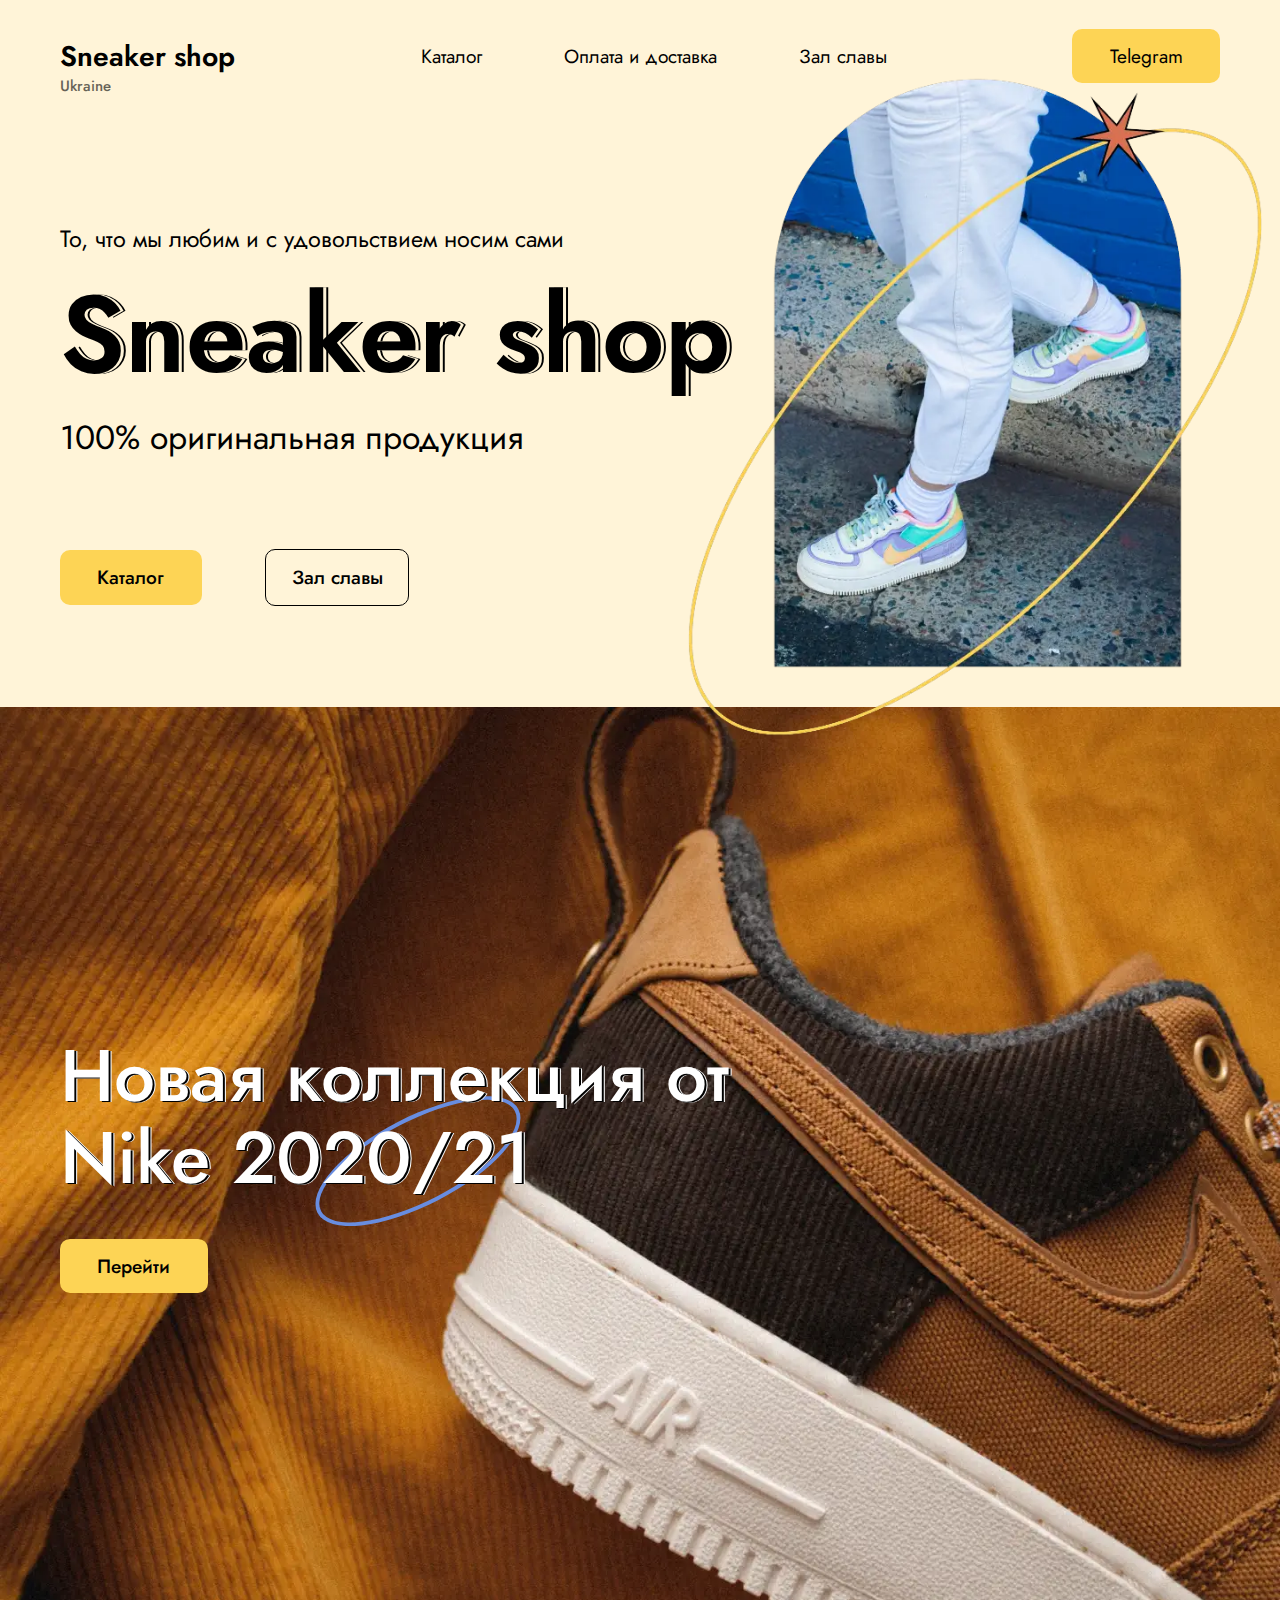
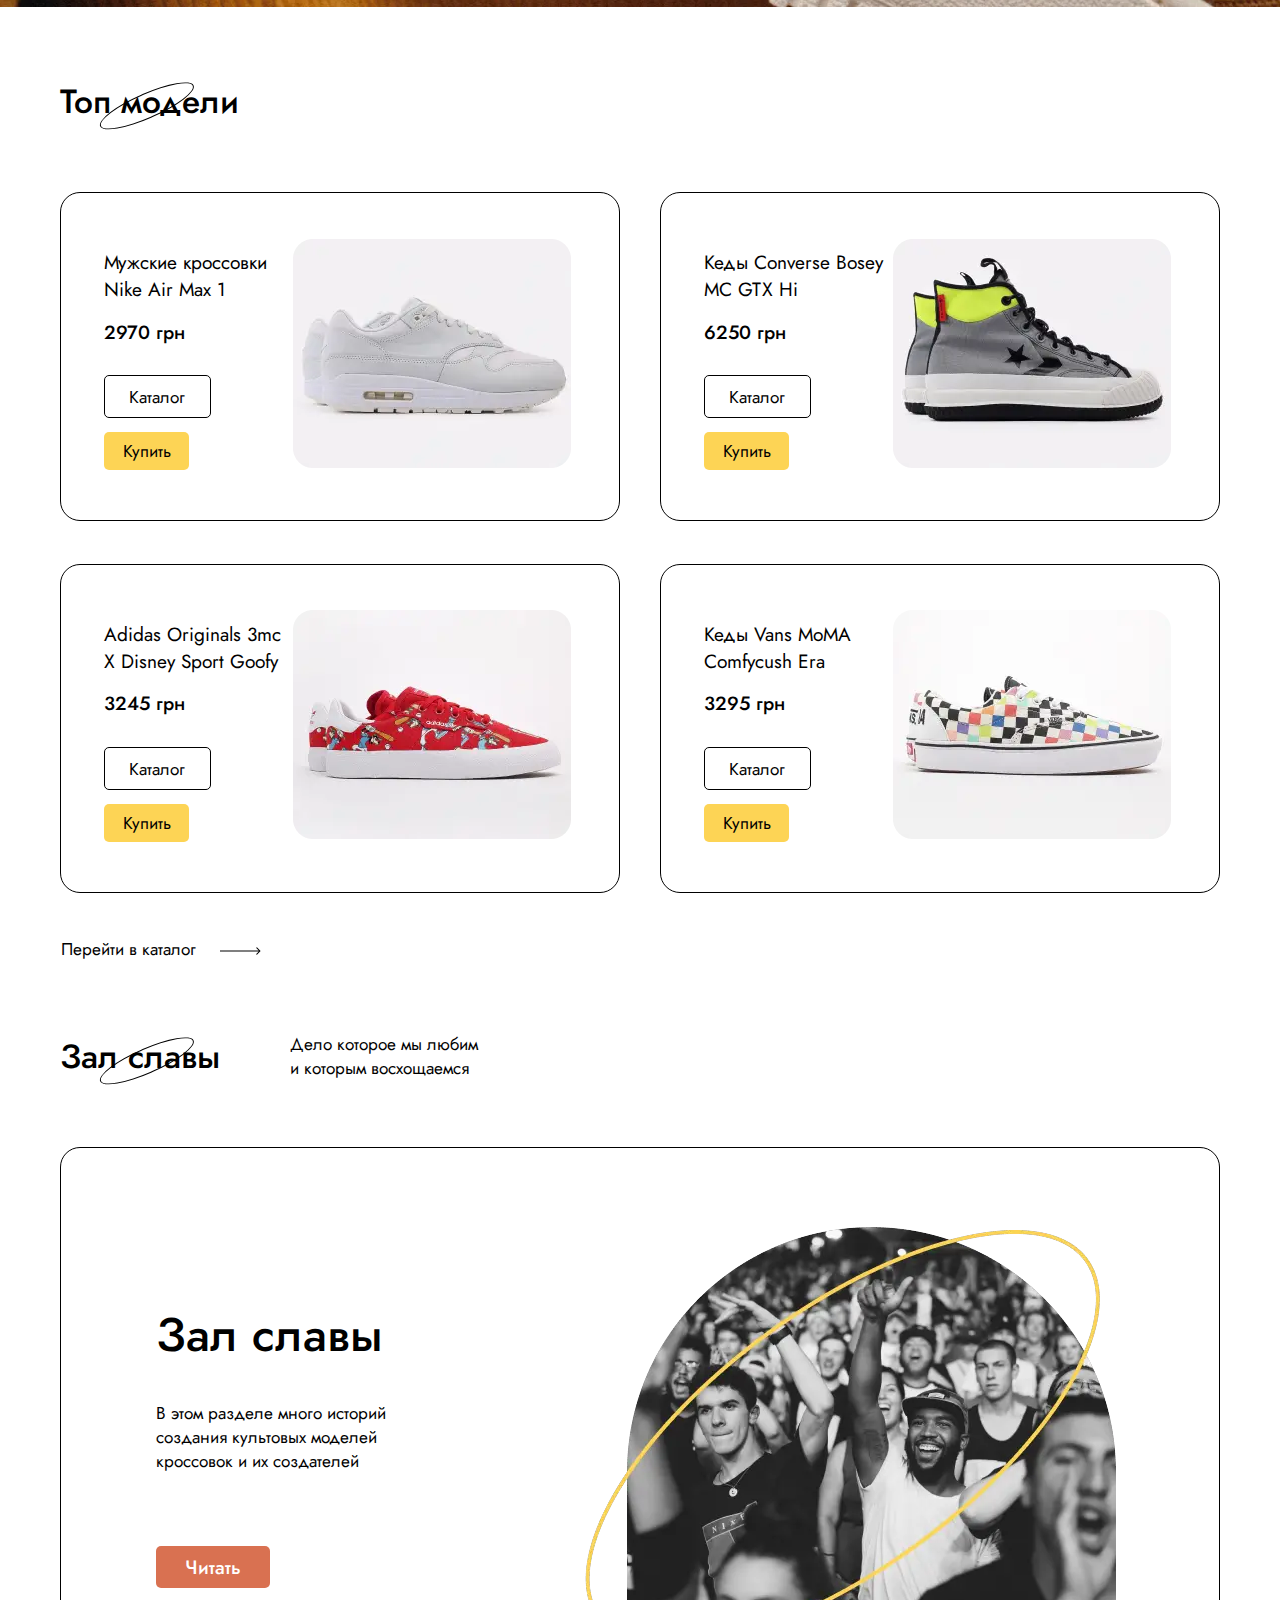
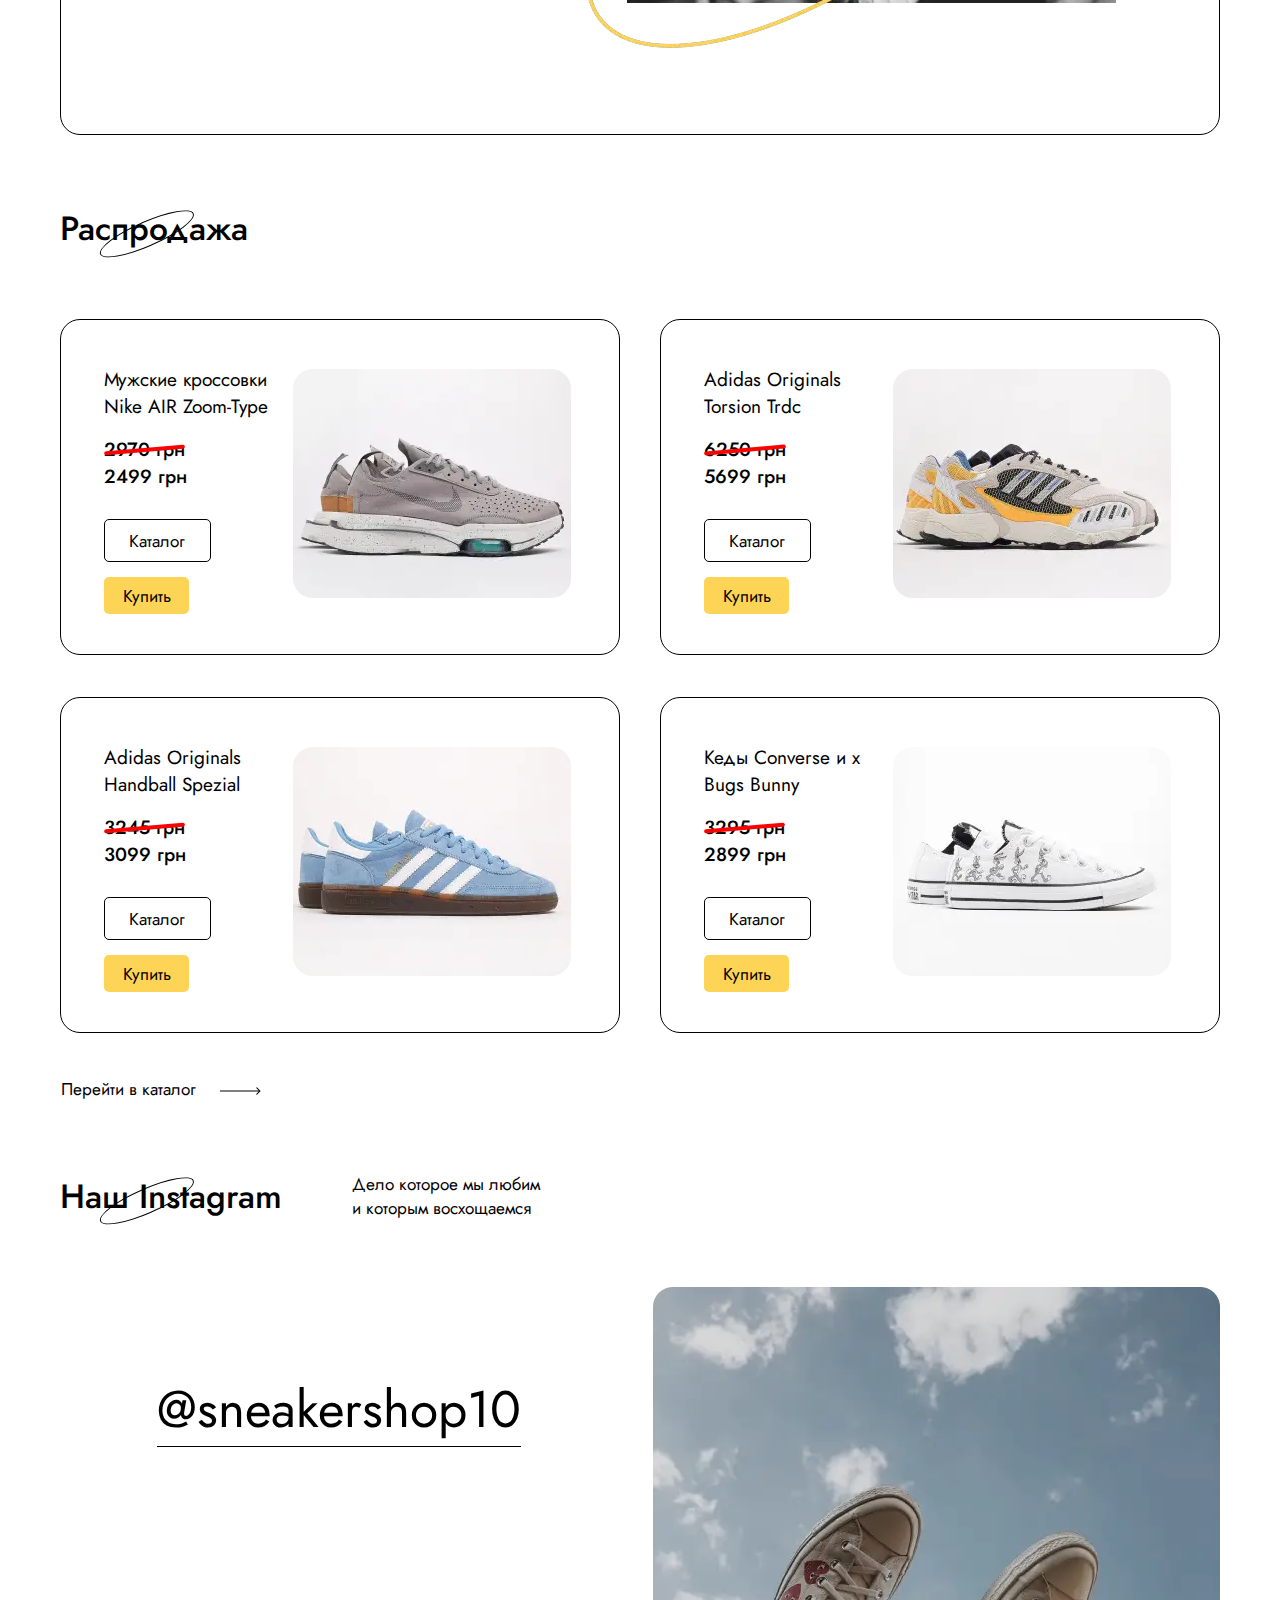
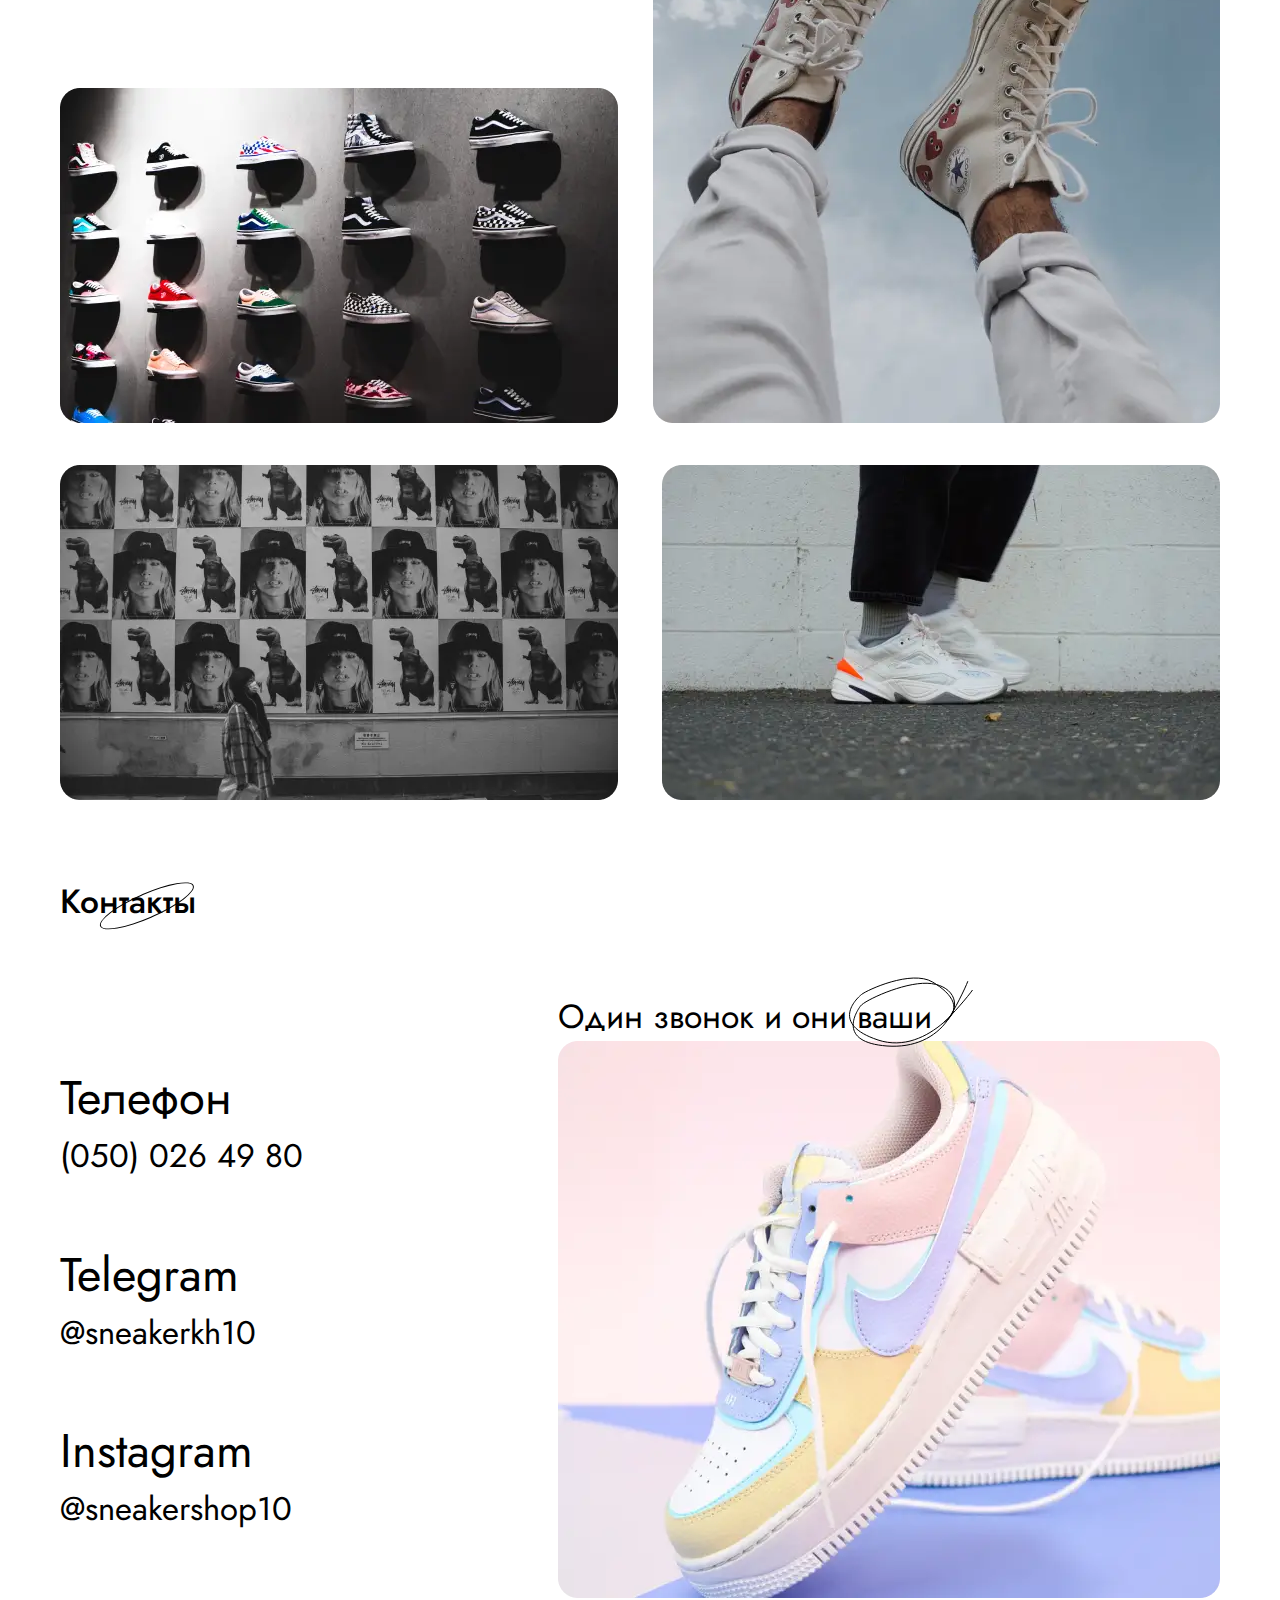
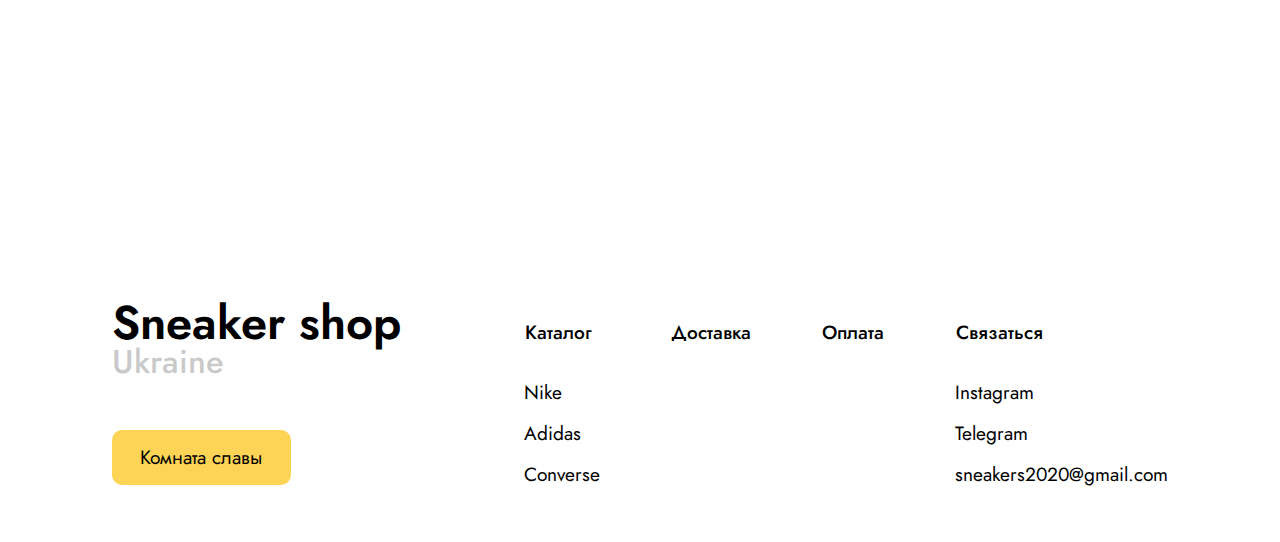
<file: index.html>
<!DOCTYPE html><html lang="en">  <head>    <meta charset="UTF-8" />    <meta name="viewport" content="width=device-width, initial-scale=1.0" />    <title>Sneaker shop</title>    <link rel="shortcut icon" href="img/favicon.png" type="image/png">    <link rel="stylesheet" href="css/style.min.css" />    <link rel="preconnect" href="https://fonts.gstatic.com" />    <link      href="https://fonts.googleapis.com/css2?family=Jost:wght@400;500;600&display=swap"      rel="stylesheet"    />  </head>  <body>    <header>  <nav>    <div class="container">      <ul class="header_nav header_nav_logo">        <li class="nav_item"><a href="#">Sneaker shop</a></li>      </ul>      <ul class="header_nav header_nav_menu">        <li class="nav_item"><a href="index-catalog.html">Каталог</a></li>        <li class="nav_item"><a href="delivery.html">Оплата и доставка</a></li>        <li class="nav_item"><a href="hall.html">Зал славы</a></li>      </ul>      <ul class="header_nav header_nav_telega">        <li class="nav_item"><a href="#">Telegram</a></li>      </ul>      <div class="header_burger"><span></span></div>    </div>  </nav>  <div class="container">    <div class="header_main">      <div class="header_text">        <p>То, что мы любим и с удовольствием носим сами</p>        <h1>Sneaker shop</h1>        <h2>100% оригинальная продукция</h2>      </div>      <div class="header_img">        <picture><source srcset="img/header_sneaker.webp" type="image/webp"><img src="img/header_sneaker.png" alt="" /></picture>      </div>      <div class="header_link">        <a href="index-catalog.html">Каталог</a>        <a href="hall.html">Зал славы</a>      </div>    </div>  </div></header>     <div class="new_collection">  <div class="container">    <div class="collection_text">      <h3>Новая коллекция от Nike 2020/21</h3>      <a href="index-catalog.html">Перейти</a>    </div>  </div>  <picture><source srcset="img/new_collection.webp" type="image/webp"><img class="collection_img" src="img/new_collection.png" alt=""></picture></div>    <div class="main">  <div class="container">    <div class="main_title">      <h2>Топ модели</h2>    </div>    <div class="main_cards">      <div class="cards_block cards_block_top">        <div class="block_items">          <div class="items_description">            <p class="descripyion_title">Мужские кроссовки Nike Air Max 1</p>            <p class="descripyion_coast">2970 грн</p>            <a              href="index-catalog.html"              class="description_link description_link_catalog"              >Каталог</a            >            <div class="description_link_block">              <a                href="item_card.html"                class="description_link description_link_buy"                >Купить</a              >            </div>          </div>          <div class="items_img"><picture><source srcset="img/nile_air-max.webp" type="image/webp"><img src="img/nile_air-max.png" alt="" /></picture></div>        </div>        <div class="block_items">          <div class="items_description">            <p class="descripyion_title">Кеды Converse Bosey MC GTX Hi</p>            <p class="descripyion_coast">6250 грн</p>            <a              href="index-catalog.html"              class="description_link description_link_catalog"              >Каталог</a            >            <div class="description_link_block">              <a                href="item_card.html"                class="description_link description_link_buy"                >Купить</a              >            </div>          </div>          <div class="items_img"><picture><source srcset="img/converse.webp" type="image/webp"><img src="img/converse.png" alt="" /></picture></div>        </div>      </div>      <div class="cards_block cards_block_top">        <div class="block_items">          <div class="items_description">            <p class="descripyion_title">              Adidas Originals 3mc X Disney Sport Goofy            </p>            <p class="descripyion_coast">3245 грн</p>            <a              href="index-catalog.html"              class="description_link description_link_catalog"              >Каталог</a            >            <div class="description_link_block">              <a                href="item_card.html"                class="description_link description_link_buy"                >Купить</a              >            </div>          </div>          <div class="items_img"><picture><source srcset="img/adidas.webp" type="image/webp"><img src="img/adidas.png" alt="" /></picture></div>        </div>        <div class="block_items">          <div class="items_description">            <p class="descripyion_title">Кеды Vans MoMA Comfycush Era</p>            <p class="descripyion_coast">3295 грн</p>            <a              href="index-catalog.html"              class="description_link description_link_catalog"              >Каталог</a            >            <div class="description_link_block">              <a                href="item_card.html"                class="description_link description_link_buy"                >Купить</a              >            </div>          </div>          <div class="items_img"><picture><source srcset="img/vans.webp" type="image/webp"><img src="img/vans.png" alt="" /></picture></div>        </div>      </div>    </div>    <div class="main_link_catalog">      <a href="index-catalog.html">Перейти в каталог</a>    </div>  </div></div>    <div class="main">    <div class="container">        <div class="main_title">            <h2>Зал славы</h2>            <p>Дело которое мы любим <br> и которым восхощаемся</p>        </div>        <div class="main_hall">            <div class="hall_items hall_items_text">                <h3>Зал славы</h3>                <p>В этом разделе много историй создания культовых моделей кроссовок и их создателей</p>                <a href="hall.html">Читать</a>            </div>            <div class="hall_items hall_items_img">                <picture><source srcset="img/people_in_club.webp" type="image/webp"><img src="img/people_in_club.png" alt=""></picture>            </div>        </div>    </div></div>    <div class="main">  <div class="container">    <div class="main_title">      <h2>Распродажа</h2>    </div>    <div class="main_cards">      <div class="cards_block cards_block_top">        <div class="block_items">          <div class="items_description">            <p class="descripyion_title">Мужские кроссовки Nike AIR Zoom-Type</p>            <p class="descripyion_coast descripyion_coast_main_sales">2970 грн</p>            <p class="descripyion_coast descripyion_coast_new_prise">2499 грн</p>            <a href="index-catalog.html" class="description_link description_link_catalog"              >Каталог</a            >            <div class="description_link_block">              <a href="item_card.html" class="description_link description_link_buy"                >Купить</a              >            </div>          </div>          <div class="items_img"><picture><source srcset="img/nike_zoom.webp" type="image/webp"><img src="img/nike_zoom.png" alt="" /></picture></div>        </div>        <div class="block_items">          <div class="items_description">            <p class="descripyion_title">Adidas Originals Torsion Trdc</p>            <p class="descripyion_coast descripyion_coast_main_sales">6250 грн</p>            <p class="descripyion_coast descripyion_coast_new_prise">5699 грн</p>            <a href="index-catalog.html" class="description_link description_link_catalog"              >Каталог</a            >            <div class="description_link_block">              <a href="item_card.html" class="description_link description_link_buy"                >Купить</a              >            </div>          </div>          <div class="items_img"><picture><source srcset="img/adidas_torzion.webp" type="image/webp"><img src="img/adidas_torzion.png" alt="" /></picture></div>        </div>      </div>      <div class="cards_block cards_block_top">        <div class="block_items">          <div class="items_description">            <p class="descripyion_title">                Adidas Originals Handball Spezial            </p>            <p class="descripyion_coast descripyion_coast_main_sales">3245 грн</p>            <p class="descripyion_coast descripyion_coast_new_prise">3099 грн</p>            <a href="index-catalog.html" class="description_link description_link_catalog"              >Каталог</a            >            <div class="description_link_block">              <a href="item_card.html" class="description_link description_link_buy"                >Купить</a              >            </div>          </div>          <div class="items_img"><picture><source srcset="img/adidas_special.webp" type="image/webp"><img src="img/adidas_special.png" alt="" /></picture></div>        </div>        <div class="block_items">          <div class="items_description">            <p class="descripyion_title">Кеды Converse и x Bugs Bunny</p>            <p class="descripyion_coast descripyion_coast_main_sales">3295 грн</p>            <p class="descripyion_coast descripyion_coast_new_prise">2899 грн</p>            <a href="index-catalog.html" class="description_link description_link_catalog"              >Каталог</a            >            <div class="description_link_block">              <a href="item_card.html" class="description_link description_link_buy"                >Купить</a              >            </div>          </div>          <div class="items_img"><picture><source srcset="img/converse_bunny.webp" type="image/webp"><img src="img/converse_bunny.png" alt="" /></picture></div>        </div>      </div>    </div>    <div class="main_link_catalog">      <a href="index-catalog.html">Перейти в каталог</a>    </div>  </div></div>    <div class="main">  <div class="container">    <div class="main_title">      <h2>Наш Instagram</h2>      <p>        Дело которое мы любим <br />        и которым восхощаемся      </p>    </div>    <div class="main_inst">      <div class="inst_block">        <div class="inst_items">          <div class="inst_link">            <a href="#">@sneakershop10</a>          </div>          <picture><source srcset="img/our_inst_sneaker1.webp" type="image/webp"><img src="img/our_inst_sneaker1.png" alt="" /></picture>        </div>        <div class="inst_items">          <picture><source srcset="img/our_inst_sneaker2.webp" type="image/webp"><img src="img/our_inst_sneaker2.png" alt="" /></picture>        </div>      </div>      <div class="inst_block">        <picture><source srcset="img/our_inst_sneaker3.webp" type="image/webp"><img src="img/our_inst_sneaker3.png" alt="" /></picture>        <picture><source srcset="img/our_inst_sneaker4.webp" type="image/webp"><img src="img/our_inst_sneaker4.png" alt="" /></picture>      </div>    </div>  </div></div>    <div class="main">  <div class="container">    <div class="main_title">      <h2>Контакты</h2>    </div>    <div class="main_contacts">      <div class="contacts_social">        <div class="social_items">          <h3>Телефон</h3>          <a href="tel:+380500264980">(050) 026 49 80</a>        </div>        <div class="social_items">          <h3>Telegram</h3>          <a href="#">@sneakerkh10</a>        </div>        <div class="social_items social_items_inst">          <h3>Instagram</h3>          <a href="#">@sneakershop10</a>        </div>      </div>      <div class="contacts_img">        <h2>Один звонок и они <span>ваши</span></h2>        <picture><source srcset="img/nile_contacts.webp" type="image/webp"><img src="img/nile_contacts.png" alt="" /></picture>      </div>    </div>  </div></div>    <footer>  <div class="container">    <div class="footer_block">      <div class="footer_items ">        <h3>Sneaker shop</h3>        <a href="hall.html" class="footer_button">Комната славы</a>      </div>      <div class="footer_items footer_items_links">        <div class="footer_links">          <a href="index-catalog.html" class="footer_link_major">Каталог</a>          <a href="#" class="footer_link_brend">Nike</a>          <a href="#" class="footer_link_brend">Adidas</a>          <a href="#" class="footer_link_brend footer_link_brend_last">Converse</a>        </div>        <div class="footer_links">          <a href="delivery.html" class="footer_link_major">Доставка</a>        </div>        <div class="footer_links">          <a href="delivery.html" class="footer_link_major">Оплата</a>        </div>        <div class="footer_links">          <a href="#" class="footer_link_major">Связаться</a>          <a href="#" class="footer_link_brend">Instagram</a>          <a href="#" class="footer_link_brend">Telegram</a>          <a href="mailto:sneakers2020@gmail.com" class="footer_link_brend footer_link_brend_last">sneakers2020@gmail.com</a>        </div>      </div>    </div>  </div></footer>    <script src="https://ajax.googleapis.com/ajax/libs/jquery/3.5.1/jquery.min.js"></script>    <script src="js/script.min.js"></script>  </body></html>
</file>
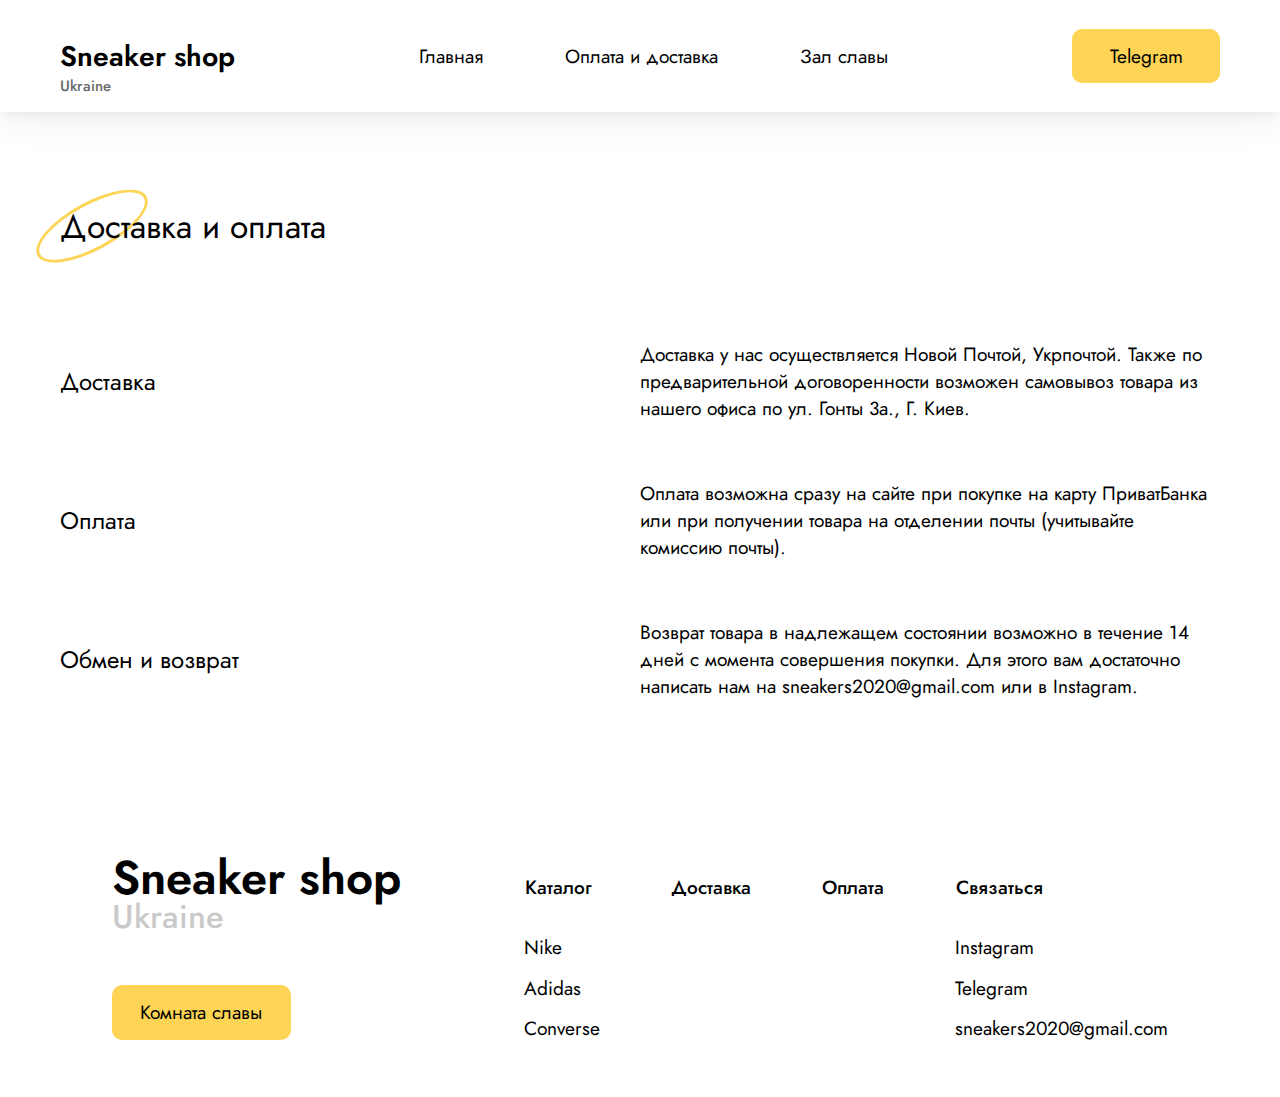
<file: delivery.html>
<!DOCTYPE html><html lang="en">  <head>    <meta charset="UTF-8" />    <meta name="viewport" content="width=device-width, initial-scale=1.0" />    <title>Sneaker shop</title>    <link rel="shortcut icon" href="img/favicon.png" type="image/png">    <link rel="stylesheet" href="css/style.min.css" />    <link rel="preconnect" href="https://fonts.gstatic.com" />    <link      href="https://fonts.googleapis.com/css2?family=Jost:wght@400;500;600&display=swap"      rel="stylesheet"    />  </head>  <body>    <nav class="nav_catalog">  <div class="container">    <ul class="header_nav header_nav_logo">      <li class="nav_item"><a href="#">Sneaker shop</a></li>    </ul>    <ul class="header_nav header_nav_menu">      <li class="nav_item"><a href="index.html">Главная</a></li>      <li class="nav_item"><a href="delivery.html">Оплата и доставка</a></li>      <li class="nav_item"><a href="hall.html">Зал славы</a></li>    </ul>    <ul class="header_nav header_nav_telega">      <li class="nav_item"><a href="#">Telegram</a></li>    </ul>    <div class="header_burger"><span></span></div>  </div></nav>    <div class="container">  <div class="delivery_block">    <h3>Доставка и оплата</h3>    <div class="delivery_content">      <div class="delivery_title">        <h4>Доставка</h4>      </div>      <div class="delivery_text">        <p>          Доставка у нас осуществляется Новой Почтой, Укрпочтой. Также по          предварительной договоренности возможен самовывоз товара из нашего          офиса по ул. Гонты 3а., Г. Киев.        </p>      </div>    </div>    <div class="delivery_content delivery_content_coast">      <div class="delivery_title">        <h4>Оплата</h4>      </div>      <div class="delivery_text">        <p>          Оплата возможна сразу на сайте при покупке на карту ПриватБанка или          при получении товара на отделении почты (учитывайте комиссию почты).        </p>      </div>    </div>    <div class="delivery_content">      <div class="delivery_title">        <h4>Обмен и возврат</h4>      </div>      <div class="delivery_text">        <p>          Возврат товара в надлежащем состоянии возможно в течение 14 дней с          момента совершения покупки. Для этого вам достаточно написать нам на          sneakers2020@gmail.com или в Instagram.        </p>      </div>    </div>  </div></div>    <footer>  <div class="container">    <div class="footer_block">      <div class="footer_items ">        <h3>Sneaker shop</h3>        <a href="hall.html" class="footer_button">Комната славы</a>      </div>      <div class="footer_items footer_items_links">        <div class="footer_links">          <a href="index-catalog.html" class="footer_link_major">Каталог</a>          <a href="#" class="footer_link_brend">Nike</a>          <a href="#" class="footer_link_brend">Adidas</a>          <a href="#" class="footer_link_brend footer_link_brend_last">Converse</a>        </div>        <div class="footer_links">          <a href="delivery.html" class="footer_link_major">Доставка</a>        </div>        <div class="footer_links">          <a href="delivery.html" class="footer_link_major">Оплата</a>        </div>        <div class="footer_links">          <a href="#" class="footer_link_major">Связаться</a>          <a href="#" class="footer_link_brend">Instagram</a>          <a href="#" class="footer_link_brend">Telegram</a>          <a href="mailto:sneakers2020@gmail.com" class="footer_link_brend footer_link_brend_last">sneakers2020@gmail.com</a>        </div>      </div>    </div>  </div></footer>    <script src="https://ajax.googleapis.com/ajax/libs/jquery/3.5.1/jquery.min.js"></script>    <script src="js/script.min.js"></script>  </body></html>
</file>
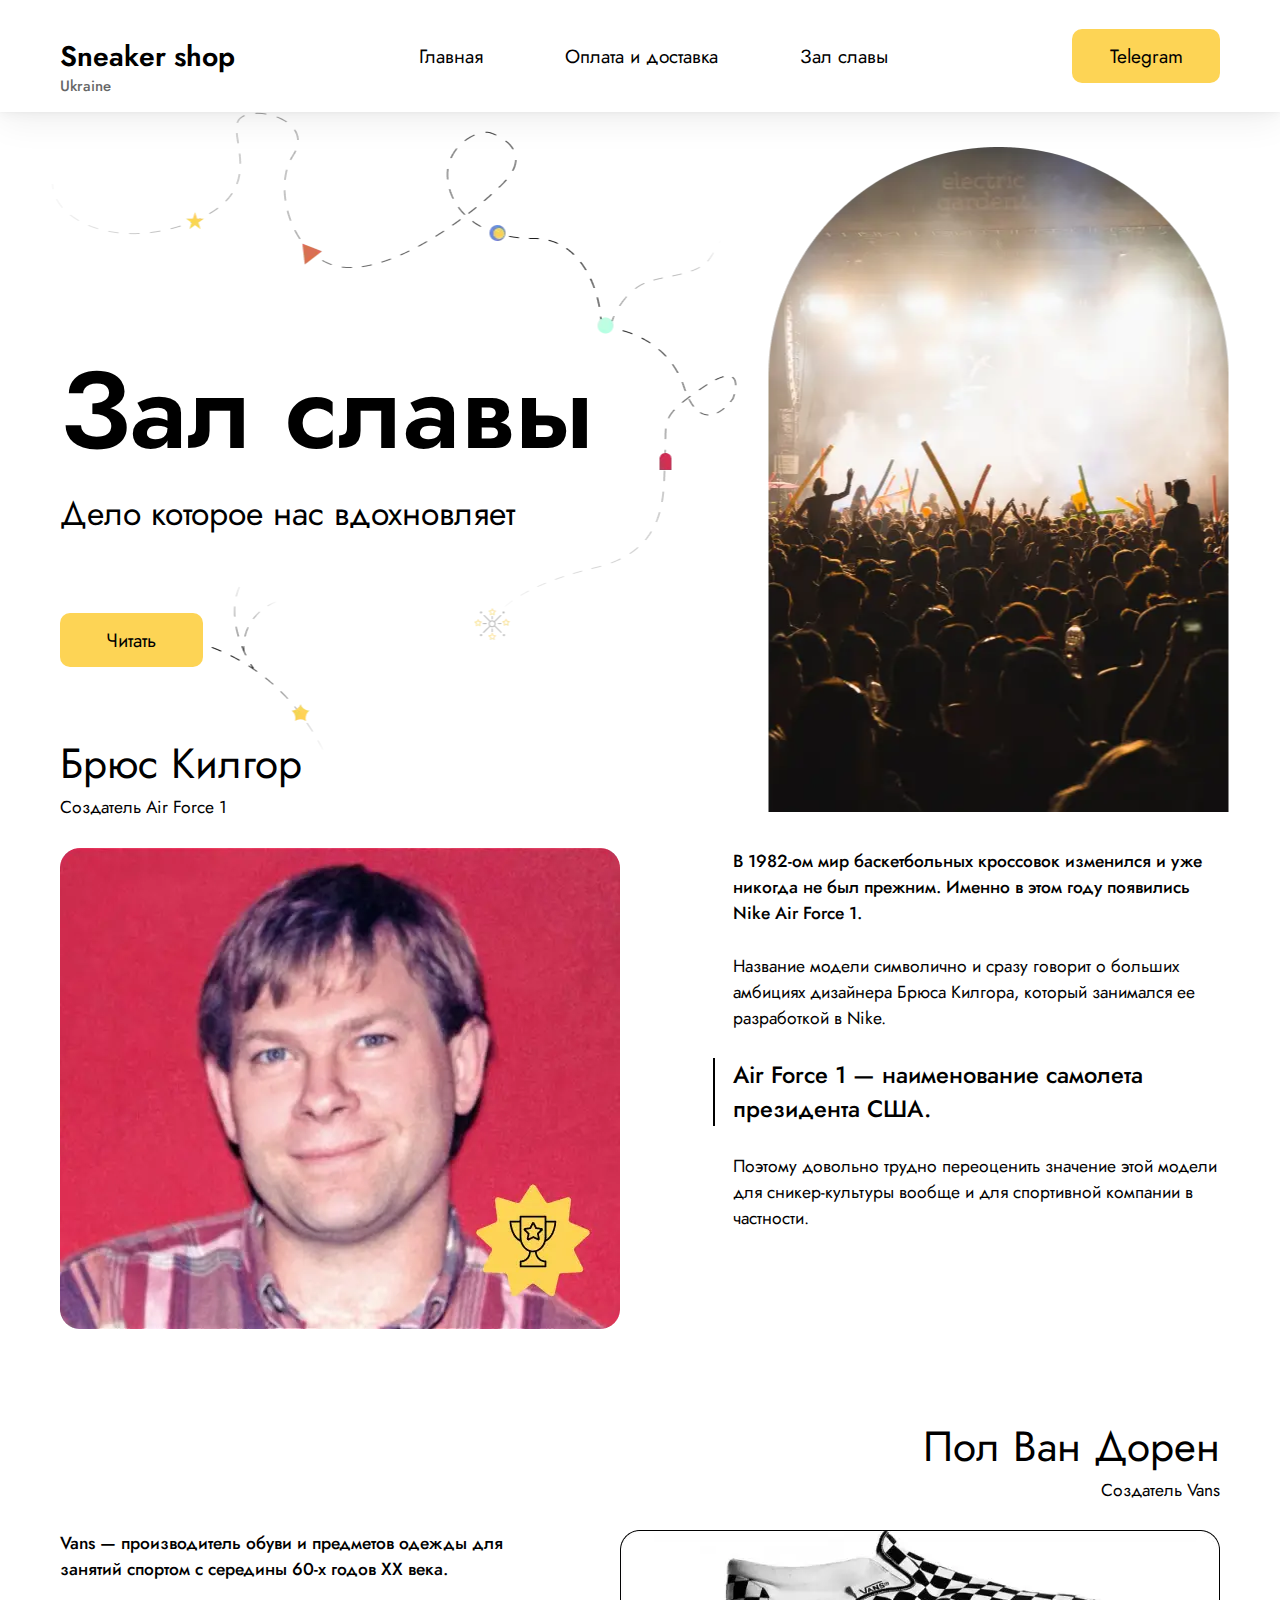
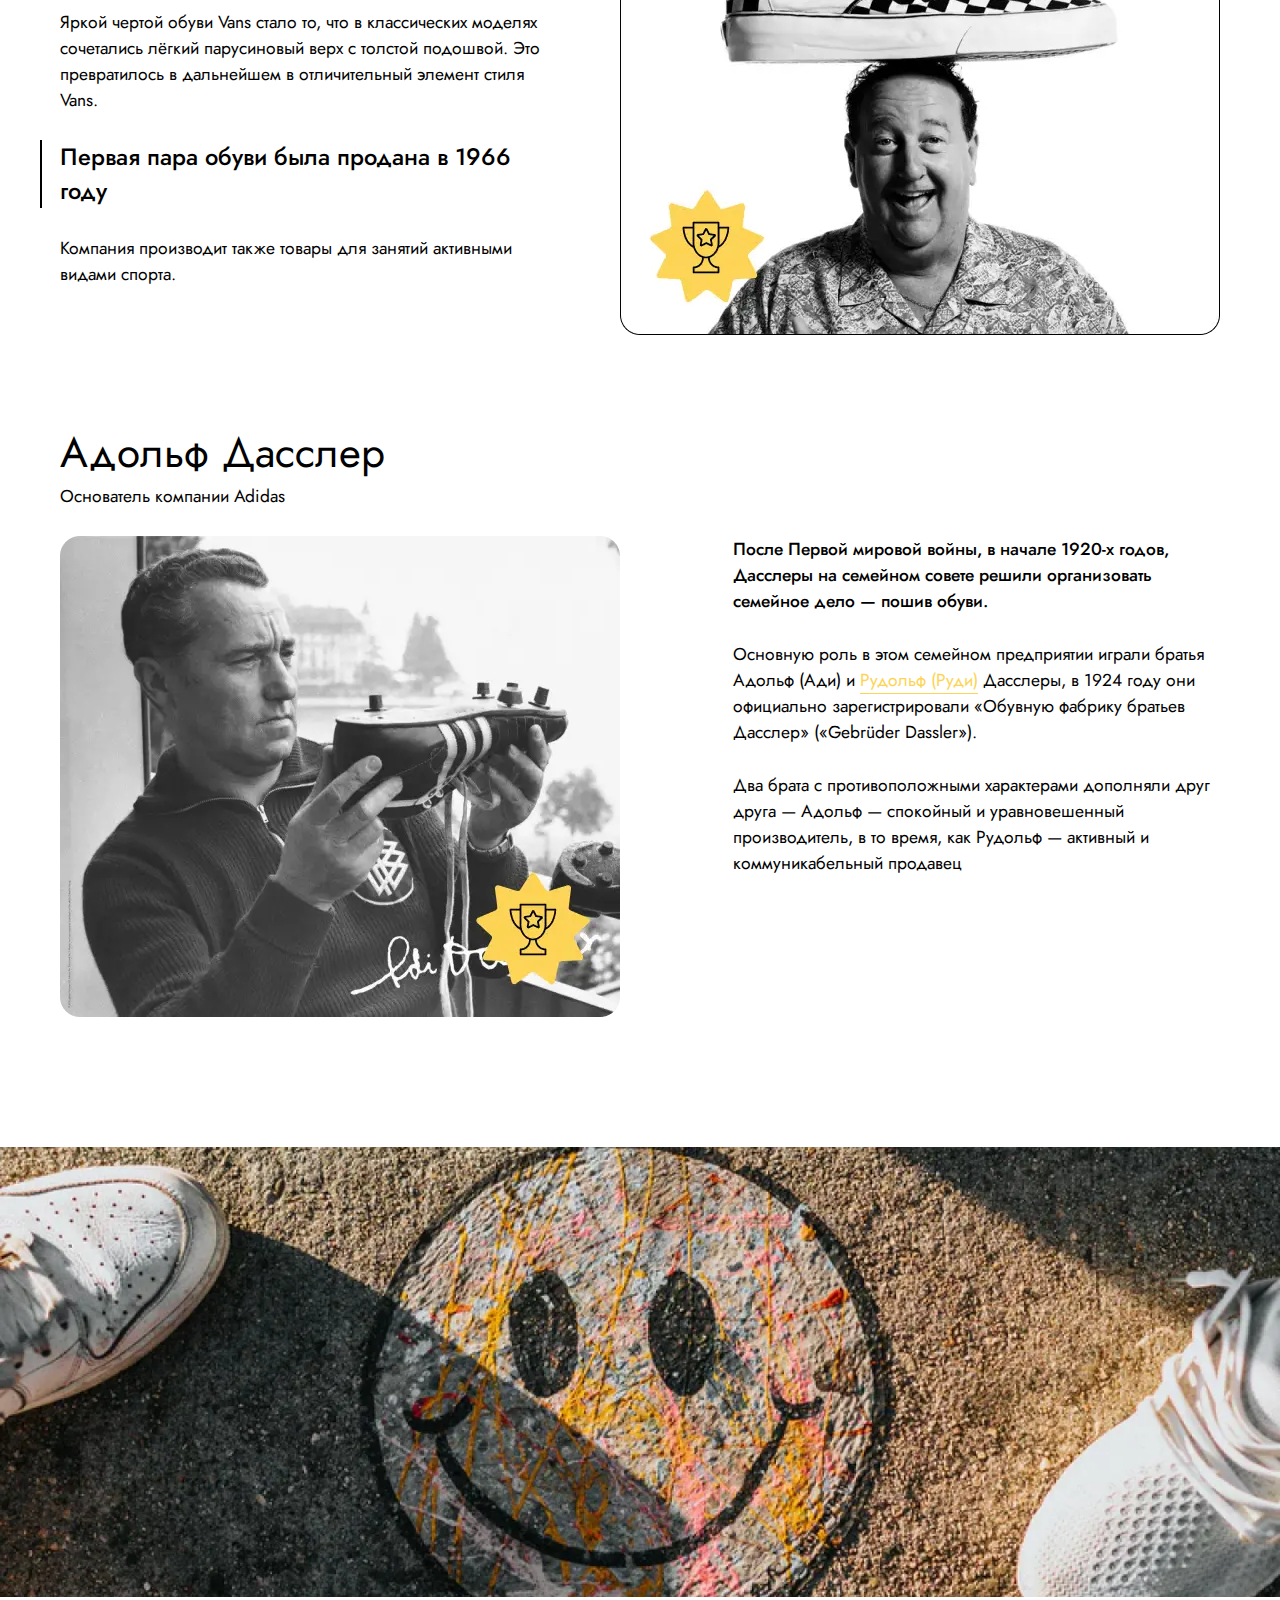
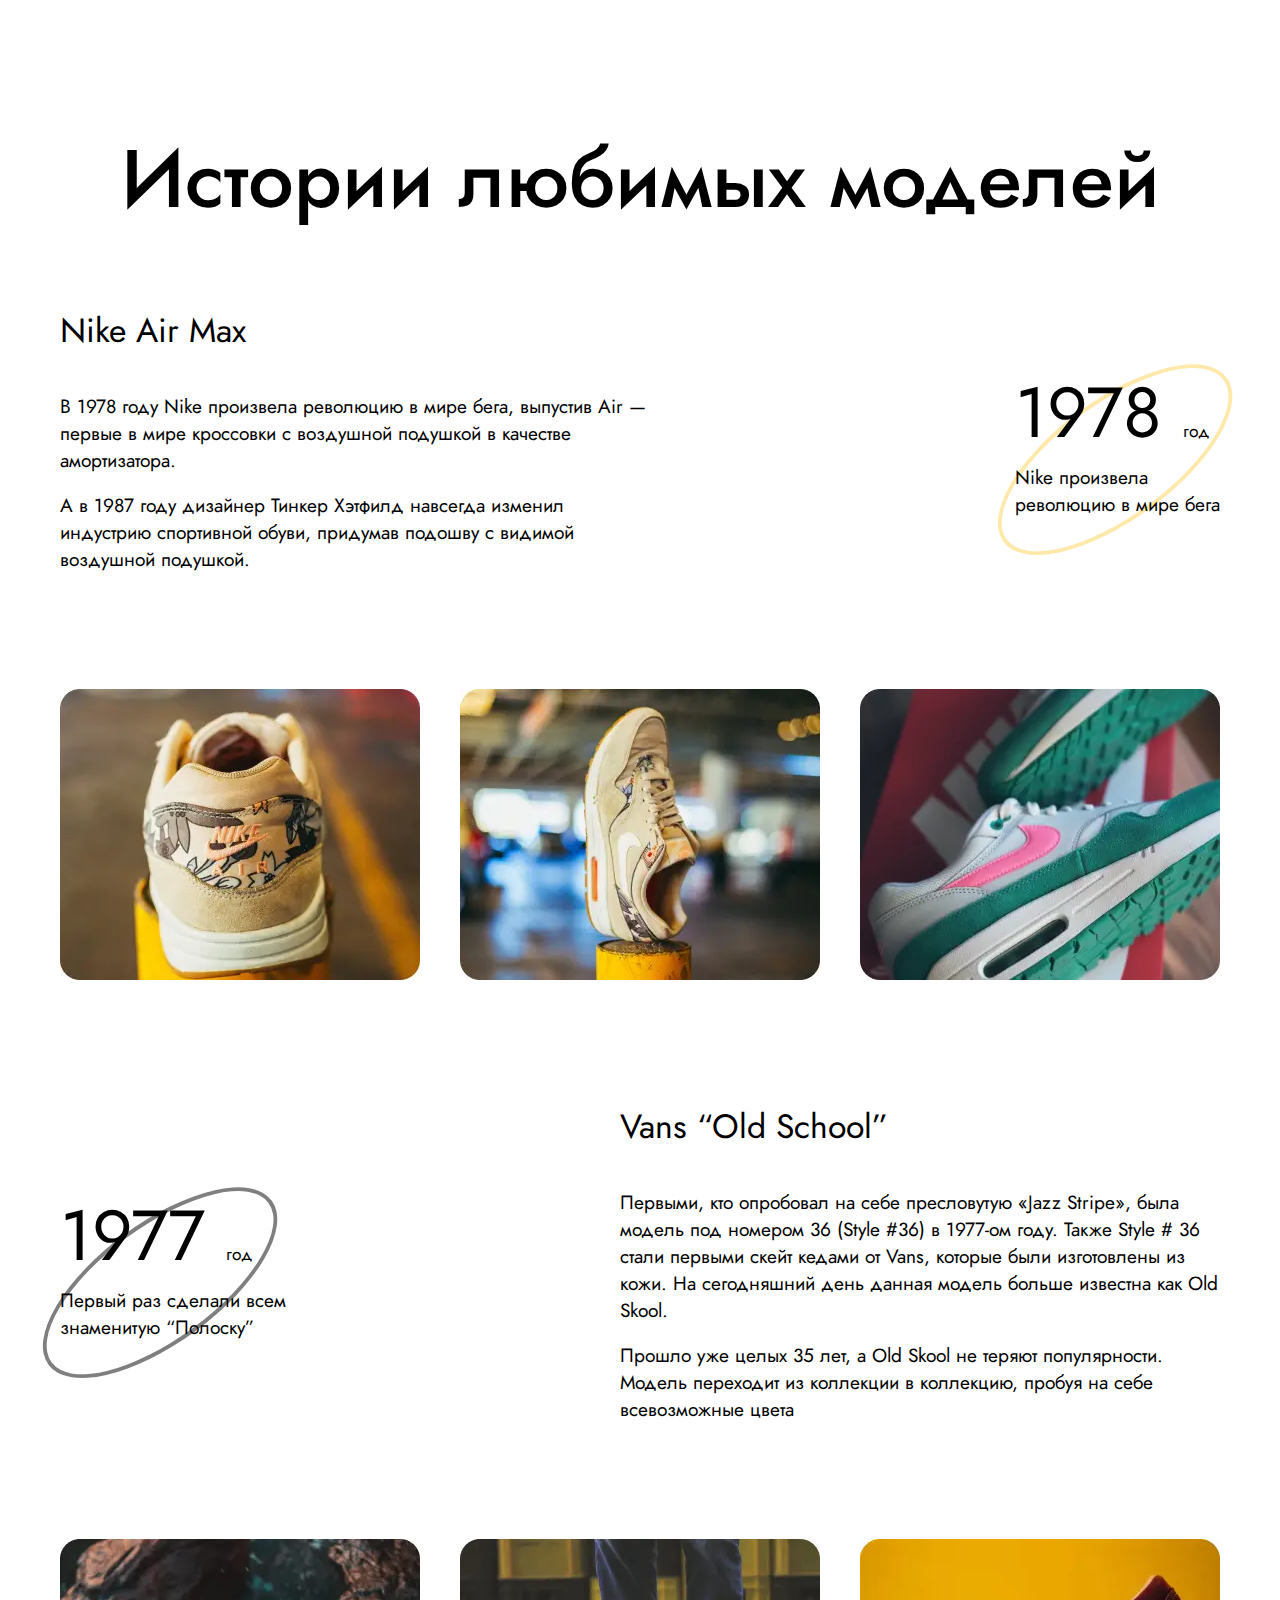
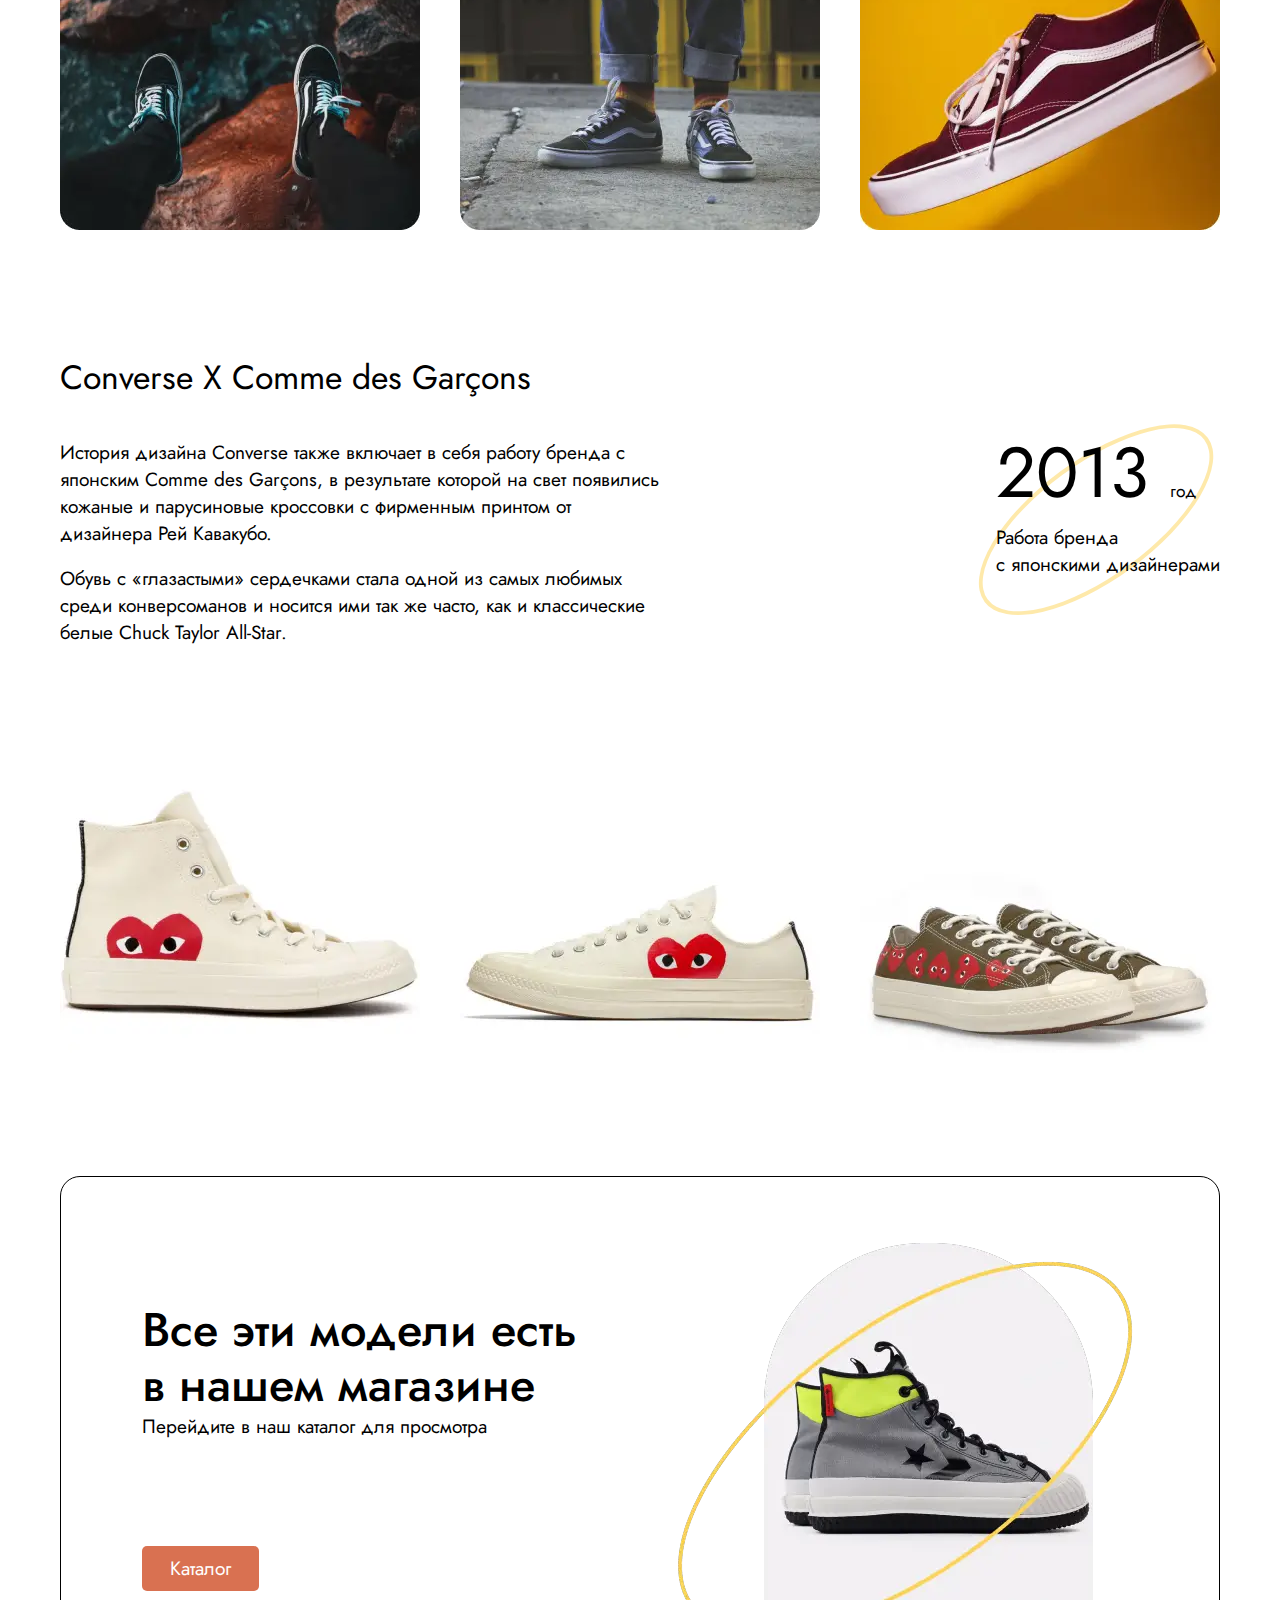
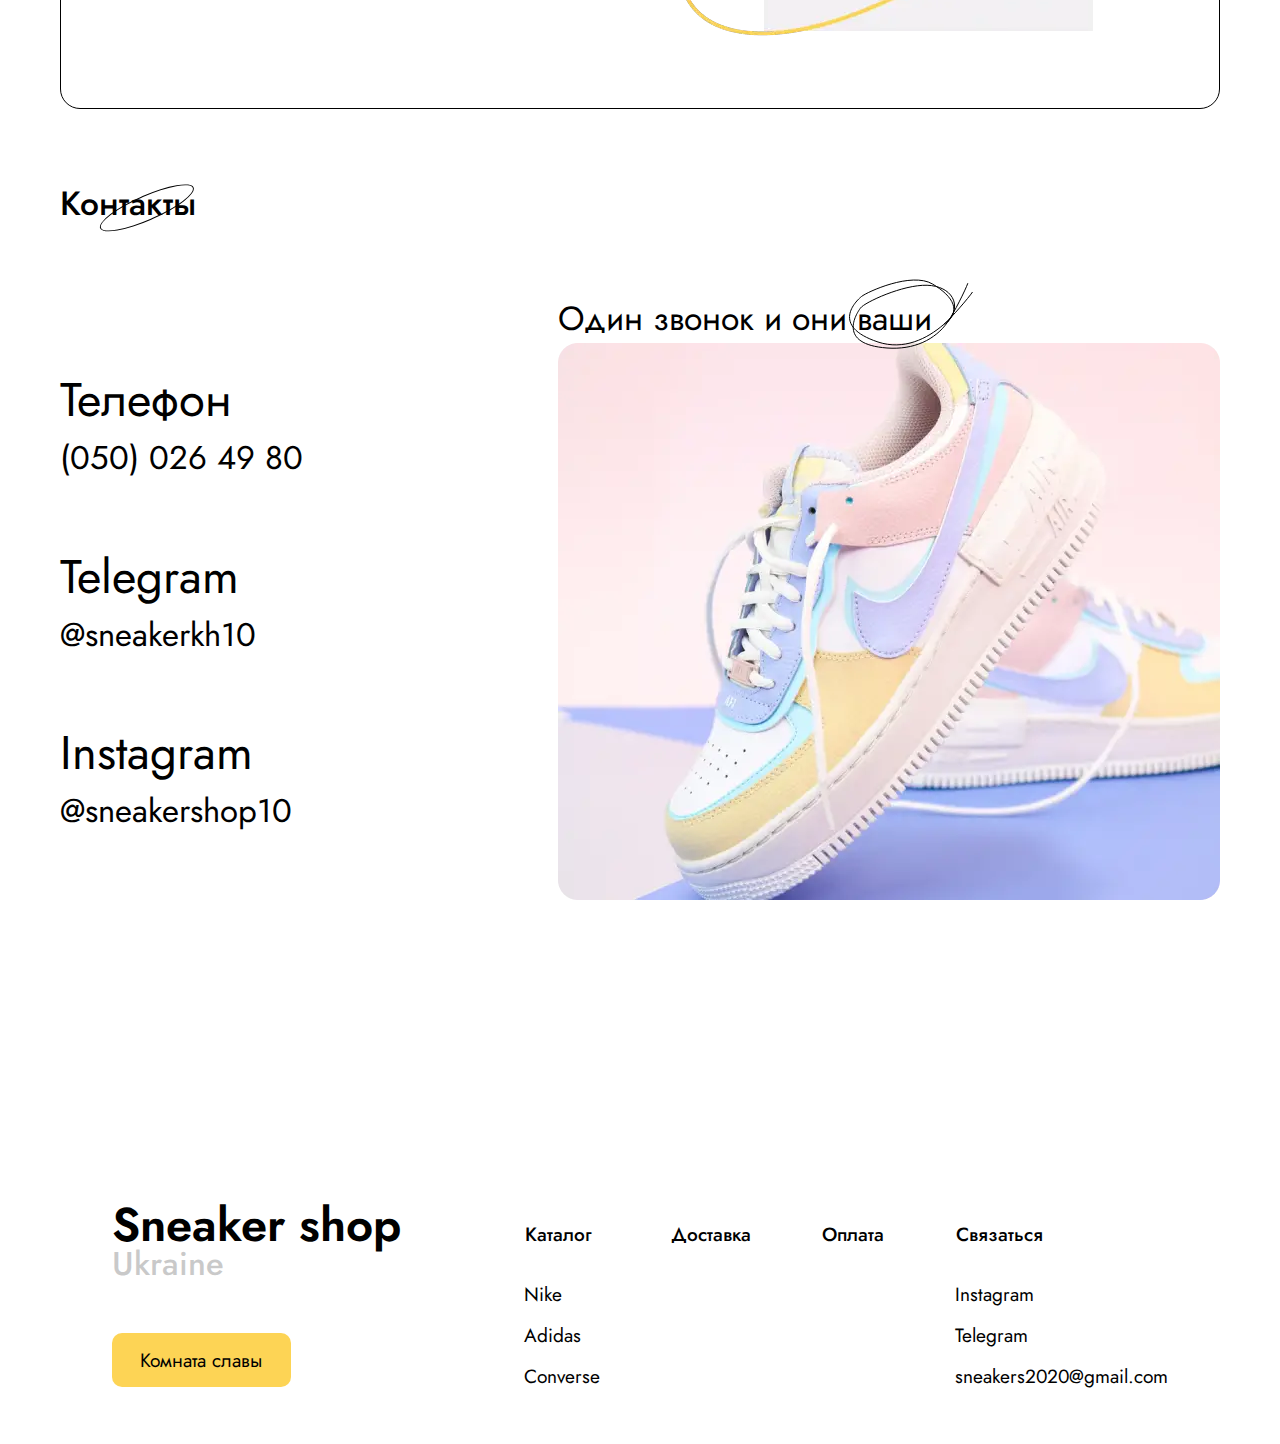
<file: hall.html>
<!DOCTYPE html><html lang="en">  <head>    <meta charset="UTF-8" />    <meta name="viewport" content="width=device-width, initial-scale=1.0" />    <title>Sneaker shop</title>    <link rel="shortcut icon" href="img/favicon.png" type="image/png" />    <link rel="stylesheet" href="css/style.min.css" />    <link rel="preconnect" href="https://fonts.gstatic.com" />    <link      href="https://fonts.googleapis.com/css2?family=Jost:wght@400;500;600&display=swap"      rel="stylesheet"    />  </head>  <body>    <nav class="nav_catalog">  <div class="container">    <ul class="header_nav header_nav_logo">      <li class="nav_item"><a href="#">Sneaker shop</a></li>    </ul>    <ul class="header_nav header_nav_menu">      <li class="nav_item"><a href="index.html">Главная</a></li>      <li class="nav_item"><a href="delivery.html">Оплата и доставка</a></li>      <li class="nav_item"><a href="hall.html">Зал славы</a></li>    </ul>    <ul class="header_nav header_nav_telega">      <li class="nav_item"><a href="#">Telegram</a></li>    </ul>    <div class="header_burger"><span></span></div>  </div></nav> <div class="hall_header">    <picture><source srcset="img/hall_bg.webp" type="image/webp"><img src="img/hall_bg.png" alt=""></picture>  <div class="container">    <div class="hall_header_text">      <h1>Зал славы</h1>      <h2>Дело которое нас вдохновляет</h2>      <a href="#" class="hall_header_link">Читать</a>    </div>  </div></div>    <div class="container">  <div class="hall_creator">    <h3>Брюс Килгор</h3>    <p>Создатель Air Force 1</p>    <div class="hall_creator_block">      <div class="creator_photo">        <picture><source srcset="img/brus.webp" type="image/webp"><img src="img/brus.png" alt="" /></picture>      </div>      <div class="creator_about">        <p>          В 1982-ом мир баскетбольных кроссовок изменился и уже никогда не был          прежним. Именно в этом году появились Nike Air Force 1.        </p>        <p>          Название модели символично и сразу говорит о больших амбициях          дизайнера Брюса Килгора, который занимался ее разработкой в Nike.        </p>        <p>Air Force 1 — наименование самолета президента США.</p>        <p>          Поэтому довольно трудно переоценить значение этой модели для          сникер-культуры вообще и для спортивной компании в частности.        </p>      </div>    </div>  </div></div><div class="container">  <div class="hall_creator">    <div class="hall_creator_vans">      <h3>Пол Ван Дорен</h3>      <p>Создатель Vans</p>    </div>    <div class="hall_creator_block">      <div class="creator_about">        <p>          Vans — производитель обуви и предметов одежды для занятий спортом с          середины 60-х годов XX века.        </p>        <p>          Яркой чертой обуви Vans стало то, что в классических моделях          сочетались лёгкий парусиновый верх с толстой подошвой. Это          превратилось в дальнейшем в отличительный элемент стиля Vans.        </p>        <p>Первая пара обуви была продана в 1966 году</p>        <p>          Компания производит также товары для занятий активными видами спорта.        </p>      </div>      <div class="creator_photo">        <picture><source srcset="img/poll.webp" type="image/webp"><img src="img/poll.png" alt="" /></picture>      </div>    </div>  </div></div><div class="container">  <div class="hall_creator">    <h3>Адольф Дасслер</h3>    <p>Основатель компании Adidas</p>    <div class="hall_creator_block hall_creator_block_adolph">      <div class="creator_photo">        <picture><source srcset="img/adolph.webp" type="image/webp"><img src="img/adolph.png" alt="" /></picture>      </div>      <div class="creator_about">        <p>          После Первой мировой войны, в начале 1920-х годов, Дасслеры на          семейном совете решили организовать семейное дело — пошив обуви.        </p>        <p>          Основную роль в этом семейном предприятии играли братья Адольф (Ади) и          <span>Рудольф (Руди)</span> Дасслеры, в 1924 году они официально          зарегистрировали «Обувную фабрику братьев Дасслер» («Gebrüder          Dassler»).        </p>        <p>          Два брата с противоположными характерами дополняли друг друга — Адольф          — спокойный и уравновешенный производитель, в то время, как Рудольф —          активный и коммуникабельный продавец        </p>      </div>    </div>  </div></div>    <div class="hall_parallax"></div>    <div class="container">  <div class="story">    <div class="story_title">Истории любимых моделей</div>  </div></div><div class="container">  <div class="story_block">    <div class="story_about">      <div class="story_text">        <p>Nike Air Max</p>        <p>          В 1978 году Nike произвела революцию в мире бега, выпустив Air —          первые в мире кроссовки с воздушной подушкой в качестве амортизатора.        </p>        <p>          А в 1987 году дизайнер Тинкер Хэтфилд навсегда изменил индустрию          спортивной обуви, придумав подошву с видимой воздушной подушкой.        </p>      </div>      <div class="story_year">        <div class="story_year_items">          <p>1978 <span>год</span></p>          <p>            Nike произвела <br />            революцию в мире бега          </p>        </div>      </div>    </div>    <div class="story_galerry">      <picture><source srcset="img/nike_gallery1.webp" type="image/webp"><img src="img/nike_gallery1.jpg" alt="" /></picture>      <picture><source srcset="img/nike_gallery2.webp" type="image/webp"><img src="img/nike_gallery2.jpg" alt="" /></picture>      <picture><source srcset="img/nike_gallery3.webp" type="image/webp"><img src="img/nike_gallery3.jpg" alt="" /></picture>    </div>  </div></div><div class="container">  <div class="story_block">    <div class="story_about story_about_vans">      <div class="story_year">        <div class="story_year_items story_year_items_vans">          <p>1977 <span>год</span></p>          <p>            Первый раз сделали всем <br />            знаменитую “Полоску”          </p>        </div>      </div>      <div class="story_text">        <p>Vans “Old School”</p>        <p>          Первыми, кто опробовал на себе пресловутую «Jazz Stripe», была модель          под номером 36 (Style #36) в 1977-ом году. Также Style # 36 стали          первыми скейт кедами от Vans, которые были изготовлены из кожи. На          сегодняшний день данная модель больше известна как Old Skool.        </p>        <p>          Прошло уже целых 35 лет, а Old Skool не теряют популярности. Модель          переходит из коллекции в коллекцию, пробуя на себе всевозможные цвета        </p>      </div>    </div>    <div class="story_galerry">      <picture><source srcset="img/vans_gallery1.webp" type="image/webp"><img src="img/vans_gallery1.jpg" alt="" /></picture>      <picture><source srcset="img/vans_gallery2.webp" type="image/webp"><img src="img/vans_gallery2.jpg" alt="" /></picture>      <picture><source srcset="img/vans_gallery3.webp" type="image/webp"><img src="img/vans_gallery3.jpg" alt="" /></picture>    </div>  </div></div><div class="container">  <div class="story_block">    <div class="story_about">      <div class="story_text">        <p>Converse X Comme des Garçons</p>        <p>          История дизайна Converse также включает в себя работу бренда с          японским Comme des Garçons, в результате которой на свет появились          кожаные и парусиновые кроссовки с фирменным принтом от дизайнера Рей          Кавакубо.        </p>        <p>          Обувь с «глазастыми» сердечками стала одной из самых любимых среди          конверсоманов и носится ими так же часто, как и классические белые          Chuck Taylor All-Star.        </p>      </div>      <div class="story_year">        <div class="story_year_items">          <p>2013 <span>год</span></p>          <p>            Работа бренда <br />            с японскими дизайнерами          </p>        </div>      </div>    </div>    <div class="story_galerry">      <picture><source srcset="img/converse_gallery1.webp" type="image/webp"><img src="img/converse_gallery1.jpg" alt="" /></picture>      <picture><source srcset="img/converse_gallery2.webp" type="image/webp"><img src="img/converse_gallery2.jpg" alt="" /></picture>      <picture><source srcset="img/converse_gallery3.webp" type="image/webp"><img src="img/converse_gallery3.jpg" alt="" /></picture>    </div>  </div></div><div class="container">  <div class="story_direction">      <div class="direction_text">          <h3>Все эти модели есть в нашем магазине</h3>          <p>Перейдите в наш каталог для просмотра</p>          <a href="index-catalog.html">Каталог</a>      </div>      <div class="direction_photo">          <picture><source srcset="img/story_converse.webp" type="image/webp"><img src="img/story_converse.png" alt=""></picture>      </div>  </div></div> <div class="main">  <div class="container">    <div class="main_title">      <h2>Контакты</h2>    </div>    <div class="main_contacts">      <div class="contacts_social">        <div class="social_items">          <h3>Телефон</h3>          <a href="tel:+380500264980">(050) 026 49 80</a>        </div>        <div class="social_items">          <h3>Telegram</h3>          <a href="#">@sneakerkh10</a>        </div>        <div class="social_items social_items_inst">          <h3>Instagram</h3>          <a href="#">@sneakershop10</a>        </div>      </div>      <div class="contacts_img">        <h2>Один звонок и они <span>ваши</span></h2>        <picture><source srcset="img/nile_contacts.webp" type="image/webp"><img src="img/nile_contacts.png" alt="" /></picture>      </div>    </div>  </div></div>    <footer>  <div class="container">    <div class="footer_block">      <div class="footer_items ">        <h3>Sneaker shop</h3>        <a href="hall.html" class="footer_button">Комната славы</a>      </div>      <div class="footer_items footer_items_links">        <div class="footer_links">          <a href="index-catalog.html" class="footer_link_major">Каталог</a>          <a href="#" class="footer_link_brend">Nike</a>          <a href="#" class="footer_link_brend">Adidas</a>          <a href="#" class="footer_link_brend footer_link_brend_last">Converse</a>        </div>        <div class="footer_links">          <a href="delivery.html" class="footer_link_major">Доставка</a>        </div>        <div class="footer_links">          <a href="delivery.html" class="footer_link_major">Оплата</a>        </div>        <div class="footer_links">          <a href="#" class="footer_link_major">Связаться</a>          <a href="#" class="footer_link_brend">Instagram</a>          <a href="#" class="footer_link_brend">Telegram</a>          <a href="mailto:sneakers2020@gmail.com" class="footer_link_brend footer_link_brend_last">sneakers2020@gmail.com</a>        </div>      </div>    </div>  </div></footer>    <script src="https://ajax.googleapis.com/ajax/libs/jquery/3.5.1/jquery.min.js"></script>    <script src="js/script.min.js"></script>  </body></html>
</file>
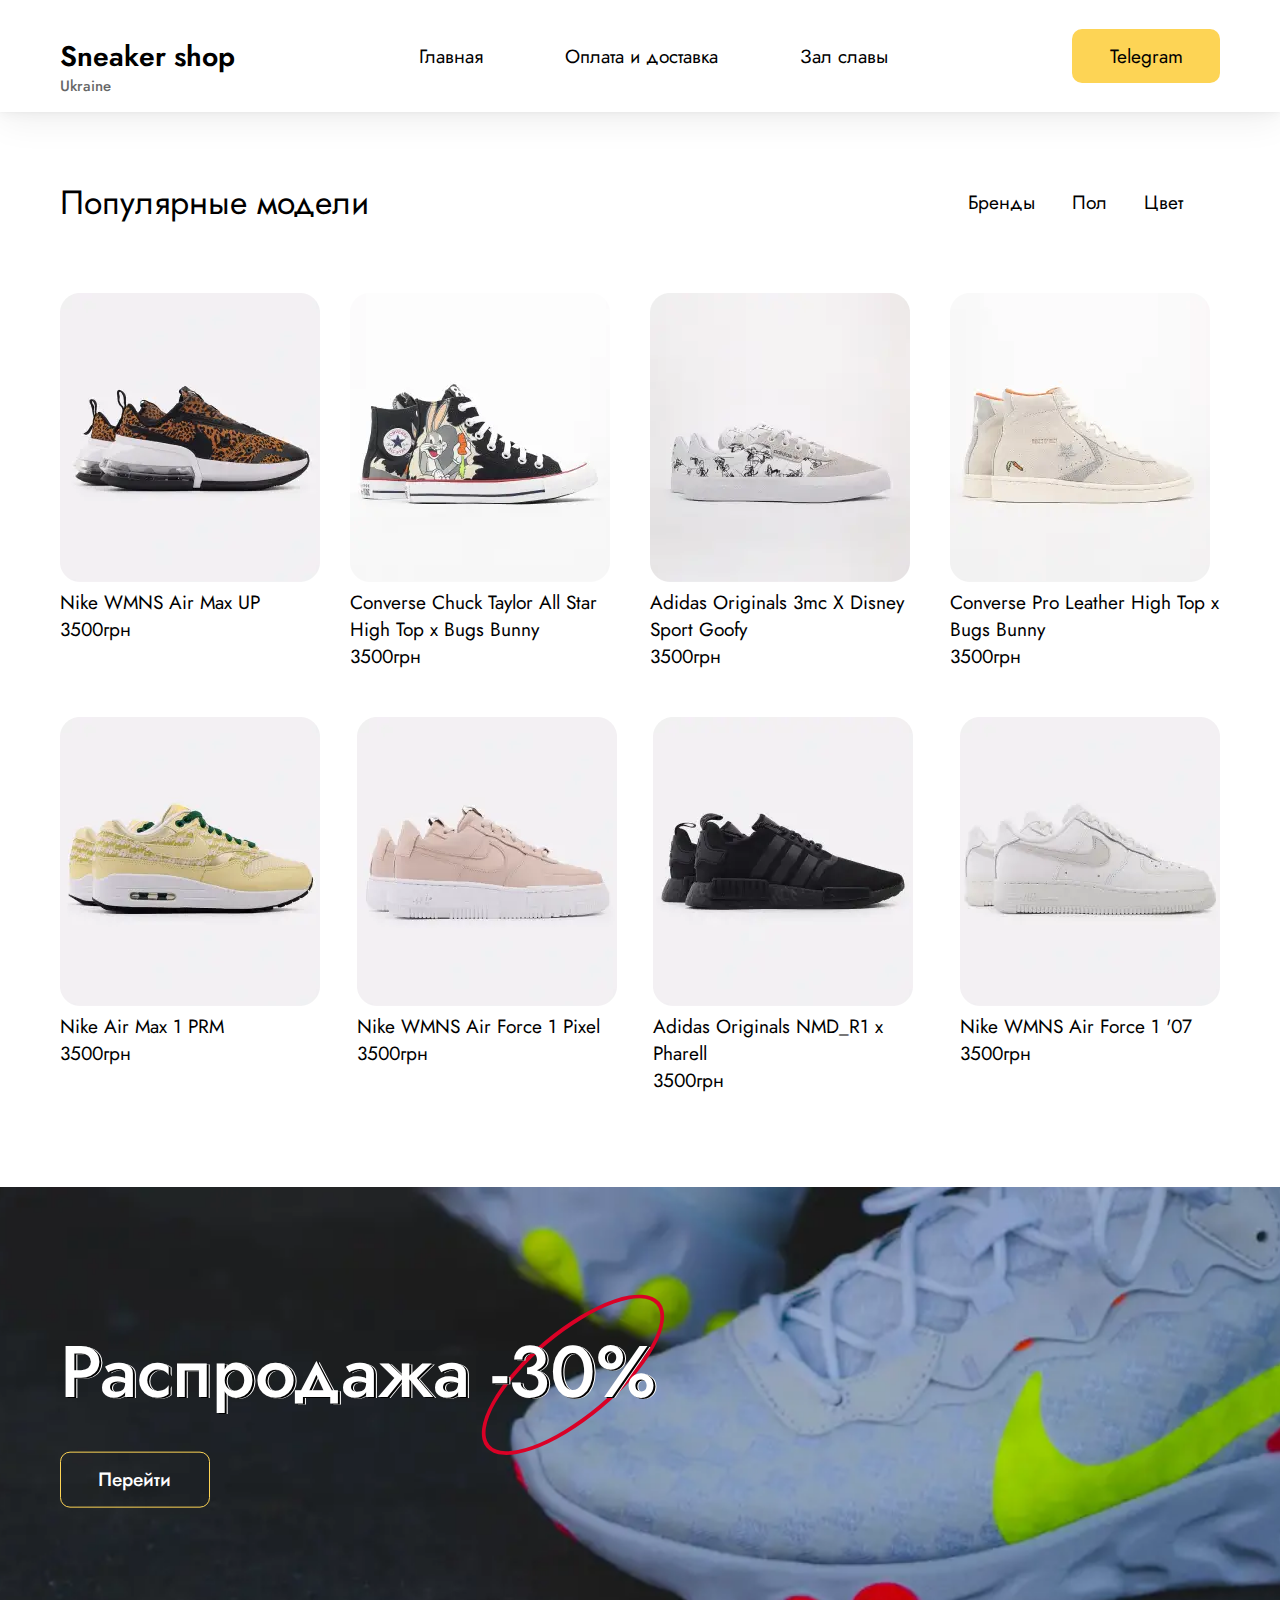
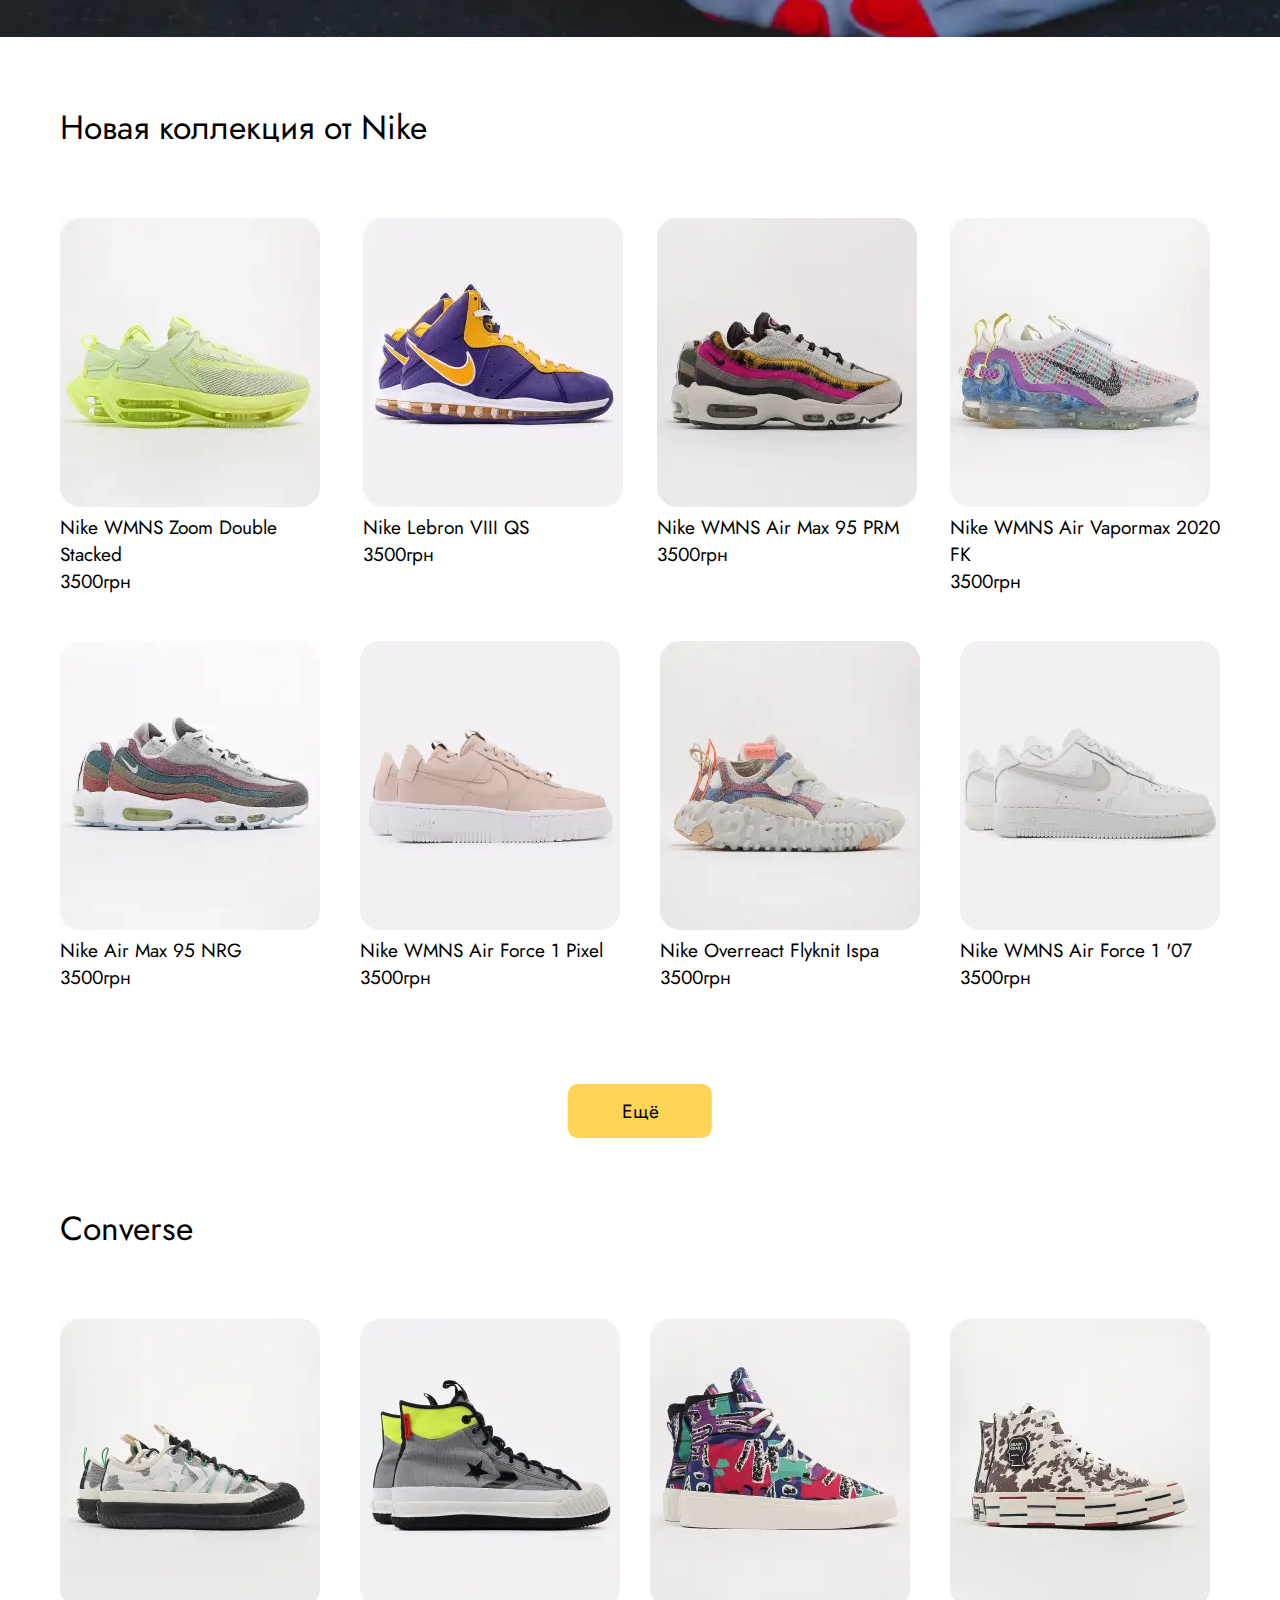
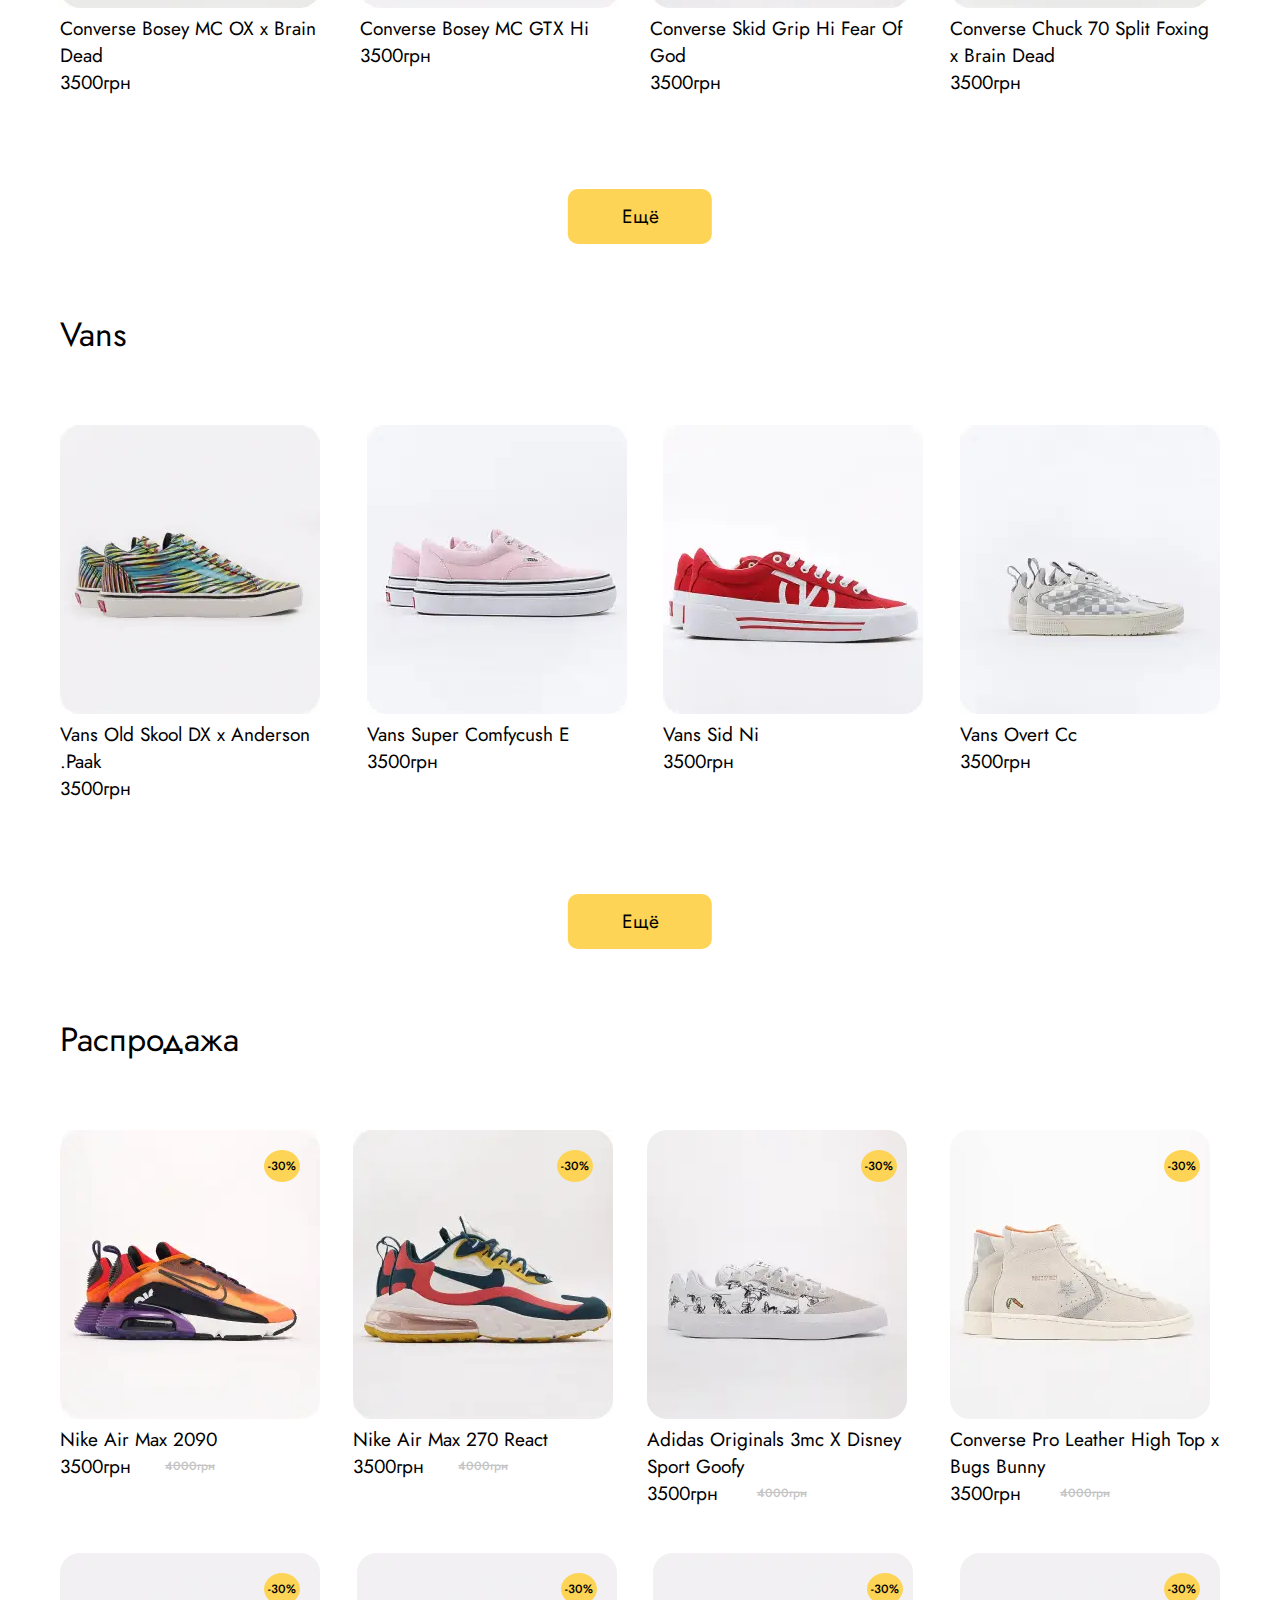
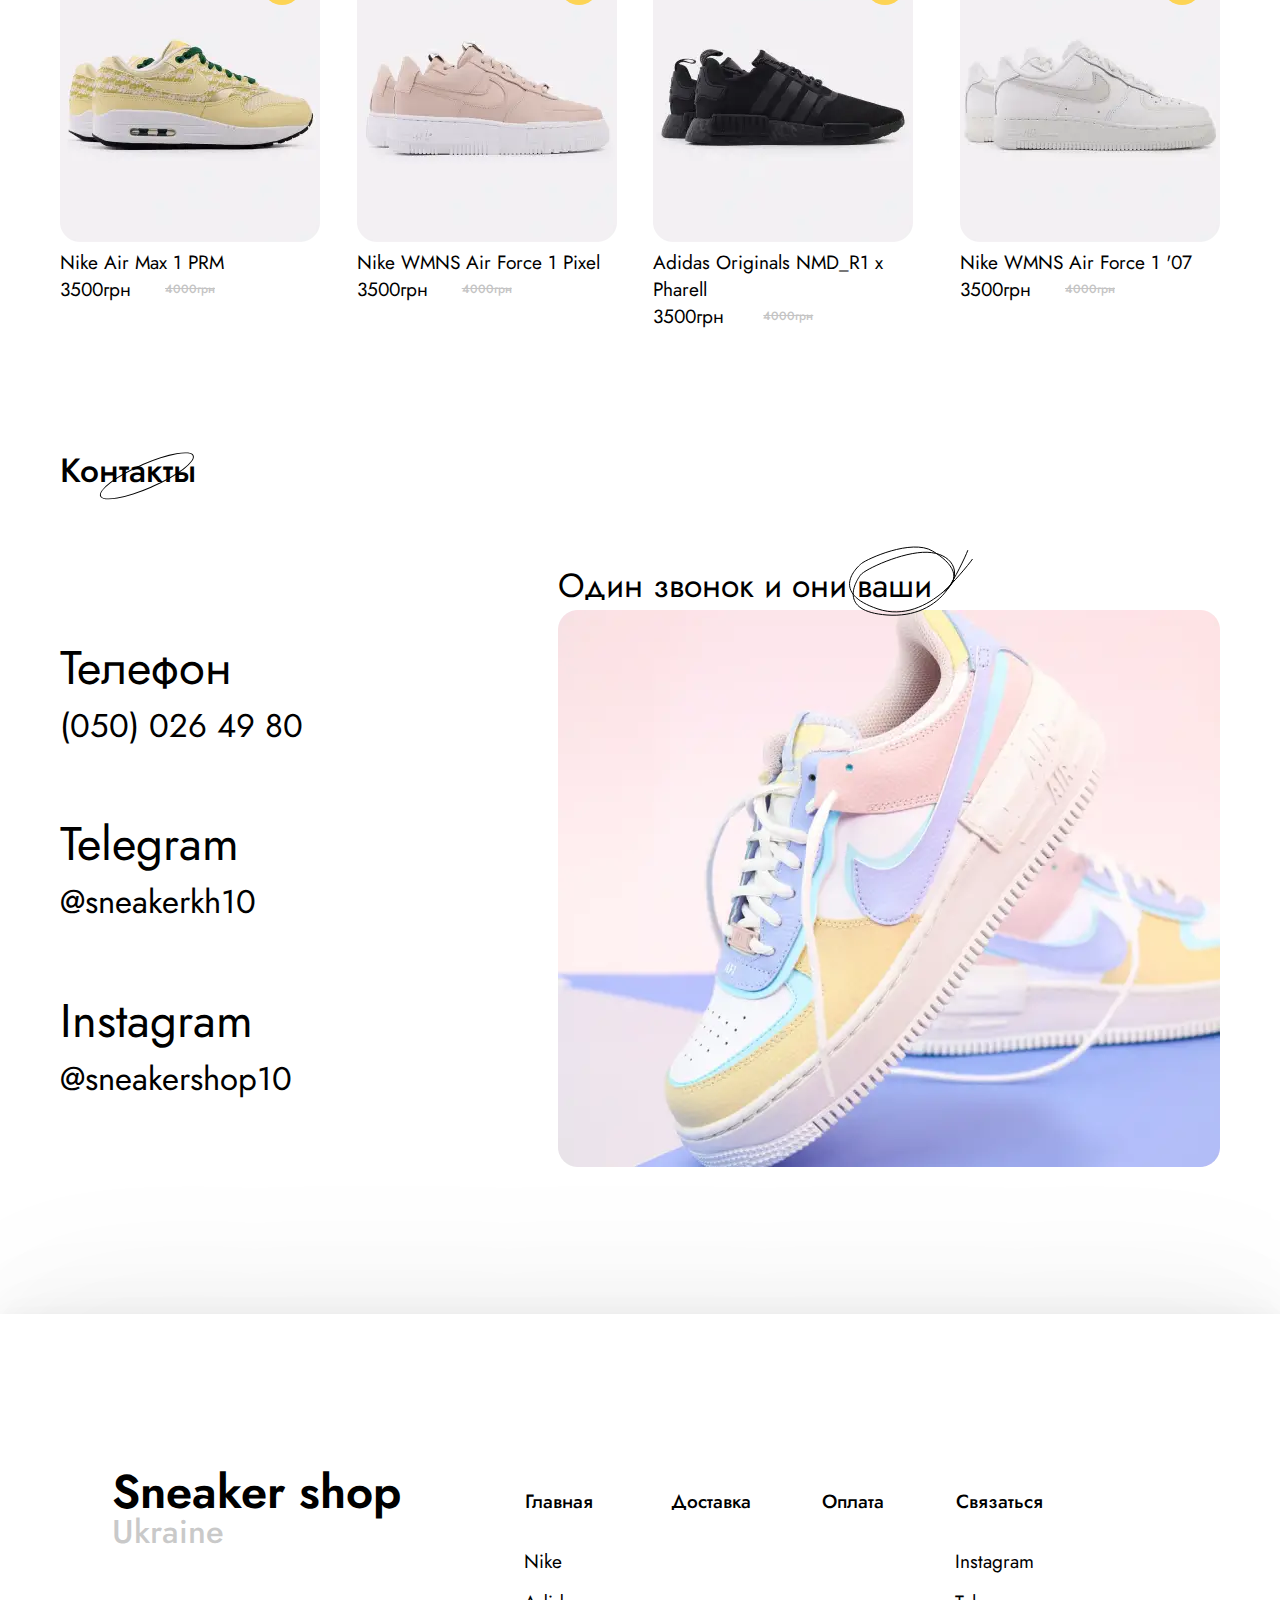
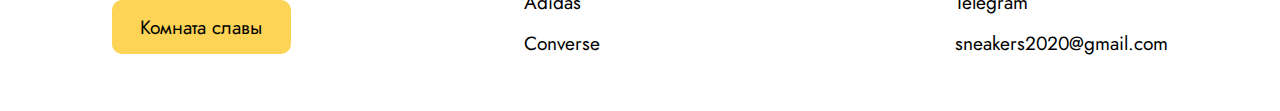
<file: index-catalog.html>
<!DOCTYPE html><html lang="en">  <head>    <meta charset="UTF-8" />    <meta name="viewport" content="width=device-width, initial-scale=1.0" />    <title>Sneaker shop</title>    <link rel="shortcut icon" href="img/favicon.png" type="image/png" />    <link rel="stylesheet" href="css/style.min.css" />    <link rel="preconnect" href="https://fonts.gstatic.com" />    <link      href="https://fonts.googleapis.com/css2?family=Jost:wght@400;500;600&display=swap"      rel="stylesheet"    />  </head>  <body>    <nav class="nav_catalog">  <div class="container">    <ul class="header_nav header_nav_logo">      <li class="nav_item"><a href="#">Sneaker shop</a></li>    </ul>    <ul class="header_nav header_nav_menu">      <li class="nav_item"><a href="index.html">Главная</a></li>      <li class="nav_item"><a href="delivery.html">Оплата и доставка</a></li>      <li class="nav_item"><a href="hall.html">Зал славы</a></li>    </ul>    <ul class="header_nav header_nav_telega">      <li class="nav_item"><a href="#">Telegram</a></li>    </ul>    <div class="header_burger"><span></span></div>  </div></nav> <div class="container">  <div class="popular_models_header">    <div class="main_title">      <h2>Популярные модели</h2>    </div>    <div class="models_filters" id="menu">      <div class="filters_block">        <a href="#" class="filters_link_title">Бренды</a>        <div class="filters_link">          <a href="#nike">Найк</a>          <a href="#converse">Конверс</a>          <a href="#vans">Ванс</a>        </div>      </div>      <div class="filters_block">        <a href="#" class="filters_link_title">Пол</a>        <div class="filters_link">          <a href="#">Мужчинам</a>          <a href="#">Девушкам</a>          <a href="#">Детям</a>        </div>      </div>      <div class="filters_block">        <a href="#" class="filters_link_title">Цвет</a>        <div class="filters_link filters_link_colors">          <a href="#"></a>          <a href="#"></a>          <a href="#"></a>          <a href="#"></a>          <a href="#"></a>        </div>      </div>    </div>  </div>  <div class="popular_models">    <a href="item_card.html">      <div class="models_sneaker">        <picture><source srcset="img/nike_wmps.webp" type="image/webp"><img src="img/nike_wmps.png" alt="" /></picture>        <p>Nike WMNS Air Max UP</p>        <p>3500грн</p>      </div></a    >    <a href="item_card.html">      <div class="models_sneaker">        <picture><source srcset="img/converse_chack.webp" type="image/webp"><img src="img/converse_chack.png" alt="" /></picture>        <p>Converse Chuck Taylor All Star High Top x Bugs Bunny</p>        <p>3500грн</p>      </div></a    >    <a href="item_card.html">      <div class="models_sneaker">        <picture><source srcset="img/adidas_originals.webp" type="image/webp"><img src="img/adidas_originals.png" alt="" /></picture>        <p>Adidas Originals 3mc X Disney Sport Goofy</p>        <p>3500грн</p>      </div></a    >    <a href="item_card.html">      <div class="models_sneaker">        <picture><source srcset="img/converse_pro.webp" type="image/webp"><img src="img/converse_pro.png" alt="" /></picture>        <p>Converse Pro Leather High Top x Bugs Bunny</p>        <p>3500грн</p>      </div></a    >    <a href="item_card.html">      <div class="models_sneaker">        <picture><source srcset="img/nile_airmax1.webp" type="image/webp"><img src="img/nile_airmax1.png" alt="" /></picture>        <p>Nike Air Max 1 PRM</p>        <p>3500грн</p>      </div></a    >    <a href="item_card.html">      <div class="models_sneaker">        <picture><source srcset="img/nike_pixel.webp" type="image/webp"><img src="img/nike_pixel.png" alt="" /></picture>        <p>Nike WMNS Air Force 1 Pixel</p>        <p>3500грн</p>      </div></a    >    <a href="item_card.html">      <div class="models_sneaker">        <picture><source srcset="img/adidas_pharell.webp" type="image/webp"><img src="img/adidas_pharell.png" alt="" /></picture>        <p>Аdidas Originals NMD_R1 x Pharell</p>        <p>3500грн</p>      </div></a    >    <a href="item_card.html">      <div class="models_sneaker">        <picture><source srcset="img/nike07.webp" type="image/webp"><img src="img/nike07.png" alt="" /></picture>        <p>Nike WMNS Air Force 1 '07</p>        <p>3500грн</p>      </div></a    >  </div></div>    <div  class="header_catalog_sales">  <div class="container">    <div class="collection_text">      <h3>Распродажа  -30%</h3>      <a href="#sales">Перейти</a>    </div>  </div></div>    <div class="container">  <div class="popular_models_header" id="nike">    <div class="main_title">      <h2>Новая коллекция от Nike</h2>    </div>  </div>  <div class="popular_models">    <a href="item_card.html">      <div class="models_sneaker">        <picture><source srcset="img/new_collection_nike1.webp" type="image/webp"><img src="img/new_collection_nike1.jpg" alt="" /></picture>        <p>Nike WMNS Zoom Double Stacked</p>        <p>3500грн</p>      </div></a    >    <a href="item_card.html">      <div class="models_sneaker">        <picture><source srcset="img/new_collection_nike2.webp" type="image/webp"><img src="img/new_collection_nike2.jpg" alt="" /></picture>        <p>Nike Lebron VIII QS</p>        <p>3500грн</p>      </div></a    >    <a href="item_card.html">      <div class="models_sneaker">        <picture><source srcset="img/new_collection_nike3.webp" type="image/webp"><img src="img/new_collection_nike3.jpg" alt="" /></picture>        <p>Nike WMNS Air Max 95 PRM</p>        <p>3500грн</p>      </div></a    >    <a href="item_card.html">      <div class="models_sneaker">        <picture><source srcset="img/new_collection_nike4.webp" type="image/webp"><img src="img/new_collection_nike4.jpg" alt="" /></picture>        <p>Nike WMNS Air Vapormax 2020 FK</p>        <p>3500грн</p>      </div></a    >    <a href="item_card.html">      <div class="models_sneaker">        <picture><source srcset="img/new_collection_nike5.webp" type="image/webp"><img src="img/new_collection_nike5.jpg" alt="" /></picture>        <p>Nike Air Max 95 NRG</p>        <p>3500грн</p>      </div></a    >    <a href="item_card.html">      <div class="models_sneaker">        <picture><source srcset="img/nike_pixel.webp" type="image/webp"><img src="img/nike_pixel.png" alt="" /></picture>        <p>Nike WMNS Air Force 1 Pixel</p>        <p>3500грн</p>      </div></a    >    <a href="item_card.html">      <div class="models_sneaker">        <picture><source srcset="img/new_collection_nike6.webp" type="image/webp"><img src="img/new_collection_nike6.jpg" alt="" /></picture>        <p>Nike Overreact Flyknit Ispa</p>        <p>3500грн</p>      </div></a    >    <a href="item_card.html">      <div class="models_sneaker">        <picture><source srcset="img/nike07.webp" type="image/webp"><img src="img/nike07.png" alt="" /></picture>        <p>Nike WMNS Air Force 1 '07</p>        <p>3500грн</p>      </div></a    >  </div>  <div class="popular_models hidden" id="myDIV">    <a href="item_card.html">      <div class="models_sneaker">        <picture><source srcset="img/nike_wmps.webp" type="image/webp"><img src="img/nike_wmps.png" alt="" /></picture>        <p>Nike WMNS Air Max UP</p>        <p>3500грн</p>      </div></a    >    <a href="item_card.html">      <div class="models_sneaker">        <picture><source srcset="img/converse_chack.webp" type="image/webp"><img src="img/converse_chack.png" alt="" /></picture>        <p>Converse Chuck Taylor All Star High Top x Bugs Bunny</p>        <p>3500грн</p>      </div></a    >    <a href="item_card.html">      <div class="models_sneaker">        <picture><source srcset="img/adidas_originals.webp" type="image/webp"><img src="img/adidas_originals.png" alt="" /></picture>        <p>Adidas Originals 3mc X Disney Sport Goofy</p>        <p>3500грн</p>      </div></a    >    <a href="item_card.html">      <div class="models_sneaker">        <picture><source srcset="img/converse_pro.webp" type="image/webp"><img src="img/converse_pro.png" alt="" /></picture>        <p>Converse Pro Leather High Top x Bugs Bunny</p>        <p>3500грн</p>      </div></a    >    <a href="item_card.html">      <div class="models_sneaker">        <picture><source srcset="img/nile_airmax1.webp" type="image/webp"><img src="img/nile_airmax1.png" alt="" /></picture>        <p>Nike Air Max 1 PRM</p>        <p>3500грн</p>      </div></a    >    <a href="item_card.html">      <div class="models_sneaker">        <picture><source srcset="img/nike_pixel.webp" type="image/webp"><img src="img/nike_pixel.png" alt="" /></picture>        <p>Nike WMNS Air Force 1 Pixel</p>        <p>3500грн</p>      </div></a    >    <a href="item_card.html">      <div class="models_sneaker">        <picture><source srcset="img/adidas_pharell.webp" type="image/webp"><img src="img/adidas_pharell.png" alt="" /></picture>        <p>Аdidas Originals NMD_R1 x Pharell</p>        <p>3500грн</p>      </div></a    >    <a href="item_card.html">      <div class="models_sneaker">        <picture><source srcset="img/nike07.webp" type="image/webp"><img src="img/nike07.png" alt="" /></picture>        <p>Nike WMNS Air Force 1 '07</p>        <p>3500грн</p>      </div></a    >  </div>  <div class="models_button" id="models_button" onclick="myFunction()">Ещё</div></div><div class="container">  <div class="popular_models_header" id="converse">    <div class="main_title">      <h2>Converse</h2>    </div>  </div>  <div class="popular_models">    <a href="item_card.html">    <div class="models_sneaker">      <picture><source srcset="img/new_collection_converse1.webp" type="image/webp"><img src="img/new_collection_converse1.jpg" alt="" /></picture>      <p>Converse Bosey MC OX x Brain Dead</p>      <p>3500грн</p>    </div></a>    <div class="models_sneaker">      <a href="item_card.html">      <picture><source srcset="img/new_collection_converse2.webp" type="image/webp"><img src="img/new_collection_converse2.jpg" alt="" /></picture>      <p>Converse Bosey MC GTX Hi</p>      <p>3500грн</p>    </div></a>    <div class="models_sneaker">      <a href="item_card.html">      <picture><source srcset="img/new_collection_converse3.webp" type="image/webp"><img src="img/new_collection_converse3.jpg" alt="" /></picture>      <p>Converse Skid Grip Hi Fear Of God</p>      <p>3500грн</p>    </div></a>    <div class="models_sneaker">      <a href="item_card.html">      <picture><source srcset="img/new_collection_converse4.webp" type="image/webp"><img src="img/new_collection_converse4.jpg" alt="" /></picture>      <p>Converse Chuck 70 Split Foxing x Brain Dead</p>      <p>3500грн</p>    </div></a>  </div>  <div class="popular_models hidden" id="myDIV">    <a href="item_card.html">    <div class="models_sneaker">      <picture><source srcset="img/nile_airmax1.webp" type="image/webp"><img src="img/nile_airmax1.png" alt="" /></picture>      <p>Nike Air Max 1 PRM</p>      <p>3500грн</p>    </div></a>    <a href="item_card.html">    <div class="models_sneaker">      <picture><source srcset="img/nike_pixel.webp" type="image/webp"><img src="img/nike_pixel.png" alt="" /></picture>      <p>Nike WMNS Air Force 1 Pixel</p>      <p>3500грн</p>    </div></a>    <a href="item_card.html">    <div class="models_sneaker">      <picture><source srcset="img/adidas_pharell.webp" type="image/webp"><img src="img/adidas_pharell.png" alt="" /></picture>      <p>Аdidas Originals NMD_R1 x Pharell</p>      <p>3500грн</p>    </div></a>    <a href="item_card.html">    <div class="models_sneaker">      <picture><source srcset="img/nike07.webp" type="image/webp"><img src="img/nike07.png" alt="" /></picture>      <p>Nike WMNS Air Force 1 '07</p>      <p>3500грн</p>    </div></a>  </div>  <div class="models_button" id="models_button" onclick="myFunction()">Ещё</div></div><div class="container">  <div class="popular_models_header" id="vans">    <div class="main_title">      <h2>Vans</h2>    </div>  </div>  <div class="popular_models">    <a href="item_card.html">    <div class="models_sneaker">      <picture><source srcset="img/new_collection_vans1.webp" type="image/webp"><img src="img/new_collection_vans1.jpg" alt="" /></picture>      <p>Vans Old Skool DX x Anderson .Paak</p>      <p>3500грн</p>    </div></a>    <a href="item_card.html">    <div class="models_sneaker">      <picture><source srcset="img/new_collection_vans2.webp" type="image/webp"><img src="img/new_collection_vans2.jpg" alt="" /></picture>      <p>Vans Super Comfycush E</p>      <p>3500грн</p>    </div></a>    <a href="item_card.html">    <div class="models_sneaker">      <picture><source srcset="img/new_collection_vans3.webp" type="image/webp"><img src="img/new_collection_vans3.jpg" alt="" /></picture>      <p>Vans Sid Ni</p>      <p>3500грн</p>    </div></a>    <a href="item_card.html">    <div class="models_sneaker">      <picture><source srcset="img/new_collection_vans4.webp" type="image/webp"><img src="img/new_collection_vans4.jpg" alt="" /></picture>      <p>Vans Overt Cc</p>      <p>3500грн</p>    </div></a>  </div>  <div class="popular_models hidden" id="myDIV">    <a href="item_card.html">    <div class="models_sneaker">      <picture><source srcset="img/nile_airmax1.webp" type="image/webp"><img src="img/nile_airmax1.png" alt="" /></picture>      <p>Nike Air Max 1 PRM</p>      <p>3500грн</p>    </div></a>    <a href="item_card.html">    <div class="models_sneaker">      <picture><source srcset="img/nike_pixel.webp" type="image/webp"><img src="img/nike_pixel.png" alt="" /></picture>      <p>Nike WMNS Air Force 1 Pixel</p>      <p>3500грн</p>    </div></a>    <a href="item_card.html">    <div class="models_sneaker">      <picture><source srcset="img/adidas_pharell.webp" type="image/webp"><img src="img/adidas_pharell.png" alt="" /></picture>      <p>Аdidas Originals NMD_R1 x Pharell</p>      <p>3500грн</p>    </div></a>    <a href="item_card.html">    <div class="models_sneaker">      <picture><source srcset="img/nike07.webp" type="image/webp"><img src="img/nike07.png" alt="" /></picture>      <p>Nike WMNS Air Force 1 '07</p>      <p>3500грн</p>    </div></a>  </div>  <div class="models_button" id="models_button" onclick="myFunction()">Ещё</div></div><div class="container">  <div class="popular_models_header">    <div class="main_title" id="sales">      <h2>Распродажа</h2>    </div>  </div>  <div class="popular_models">    <a href="item_card.html">    <div class="models_sneaker models_sneaker_sale">      <picture><source srcset="img/new_collection_nike7.webp" type="image/webp"><img src="img/new_collection_nike7.jpg" alt="" /></picture>      <p>Nike Air Max 2090</p>      <p class="models_sneaker_price">3500грн</p>    </div></a>    <a href="item_card.html">    <div class="models_sneaker models_sneaker_sale">      <picture><source srcset="img/new_collection_nike8.webp" type="image/webp"><img src="img/new_collection_nike8.jpg" alt="" /></picture>      <p>Nike Air Max 270 React</p>      <p class="models_sneaker_price">3500грн</p>    </div></a>    <a href="item_card.html">    <div class="models_sneaker models_sneaker_sale">      <picture><source srcset="img/adidas_originals.webp" type="image/webp"><img src="img/adidas_originals.png" alt="" /></picture>      <p>Adidas Originals 3mc X Disney Sport Goofy</p>      <p class="models_sneaker_price">3500грн</p>    </div></a>    <a href="item_card.html">    <div class="models_sneaker models_sneaker_sale">      <picture><source srcset="img/converse_pro.webp" type="image/webp"><img src="img/converse_pro.png" alt="" /></picture>      <p>Converse Pro Leather High Top x Bugs Bunny</p>      <p class="models_sneaker_price">3500грн</p>    </div></a>    <a href="item_card.html">    <div class="models_sneaker models_sneaker_sale">      <picture><source srcset="img/nile_airmax1.webp" type="image/webp"><img src="img/nile_airmax1.png" alt="" /></picture>      <p>Nike Air Max 1 PRM</p>      <p class="models_sneaker_price">3500грн</p>    </div></a>    <a href="item_card.html">    <div class="models_sneaker models_sneaker_sale">      <picture><source srcset="img/nike_pixel.webp" type="image/webp"><img src="img/nike_pixel.png" alt="" /></picture>      <p>Nike WMNS Air Force 1 Pixel</p>      <p class="models_sneaker_price">3500грн</p>    </div></a>    <a href="item_card.html">    <div class="models_sneaker models_sneaker_sale">      <picture><source srcset="img/adidas_pharell.webp" type="image/webp"><img src="img/adidas_pharell.png" alt="" /></picture>      <p>Аdidas Originals NMD_R1 x Pharell</p>      <p class="models_sneaker_price">3500грн</p>    </div></a>    <a href="item_card.html">    <div class="models_sneaker models_sneaker_sale">      <picture><source srcset="img/nike07.webp" type="image/webp"><img src="img/nike07.png" alt="" /></picture>      <p>Nike WMNS Air Force 1 '07</p>      <p class="models_sneaker_price">3500грн</p>    </div></a>  </div></div> <div class="main">  <div class="container">    <div class="main_title">      <h2>Контакты</h2>    </div>    <div class="main_contacts">      <div class="contacts_social">        <div class="social_items">          <h3>Телефон</h3>          <a href="tel:+380500264980">(050) 026 49 80</a>        </div>        <div class="social_items">          <h3>Telegram</h3>          <a href="#">@sneakerkh10</a>        </div>        <div class="social_items social_items_inst">          <h3>Instagram</h3>          <a href="#">@sneakershop10</a>        </div>      </div>      <div class="contacts_img">        <h2>Один звонок и они <span>ваши</span></h2>        <picture><source srcset="img/nile_contacts.webp" type="image/webp"><img src="img/nile_contacts.png" alt="" /></picture>      </div>    </div>  </div></div>    <footer class="footer_catalog">    <div class="container">      <div class="footer_block">        <div class="footer_items ">          <h3>Sneaker shop</h3>          <a href="#" class="footer_button">Комната славы</a>        </div>        <div class="footer_items footer_items_links">          <div class="footer_links">            <a href="index.html" class="footer_link_major">Главная</a>            <a href="#" class="footer_link_brend">Nike</a>            <a href="#" class="footer_link_brend">Adidas</a>            <a href="#" class="footer_link_brend footer_link_brend_last">Converse</a>          </div>          <div class="footer_links">            <a href="delivery.html" class="footer_link_major">Доставка</a>          </div>          <div class="footer_links">            <a href="delivery.html" class="footer_link_major">Оплата</a>          </div>          <div class="footer_links">            <a href="#" class="footer_link_major">Связаться</a>            <a href="#" class="footer_link_brend">Instagram</a>            <a href="#" class="footer_link_brend">Telegram</a>            <a href="mailto:sneakers2020@gmail.com" class="footer_link_brend footer_link_brend_last">sneakers2020@gmail.com</a>          </div>        </div>      </div>    </div>  </footer>      <script src="https://ajax.googleapis.com/ajax/libs/jquery/3.5.1/jquery.min.js"></script>    <script src="js/script.js"></script>    <script>      $(document).ready(function () {        $(".models_button").click(function (event) {          $("div#myDIV").toggleClass("hidden");        });      });      const btn = document.querySelector(".models_button");      const content = document.getElementById("myDIV");      btn.addEventListener("click", btnClick);      function btnClick() {        console.log(content.classList);        if (content.classList.contains("hidden")) {          btn.textContent = "Скрыть";        } else {          btn.textContent = "Ещё";        }      }    </script>  </body></html>
</file>
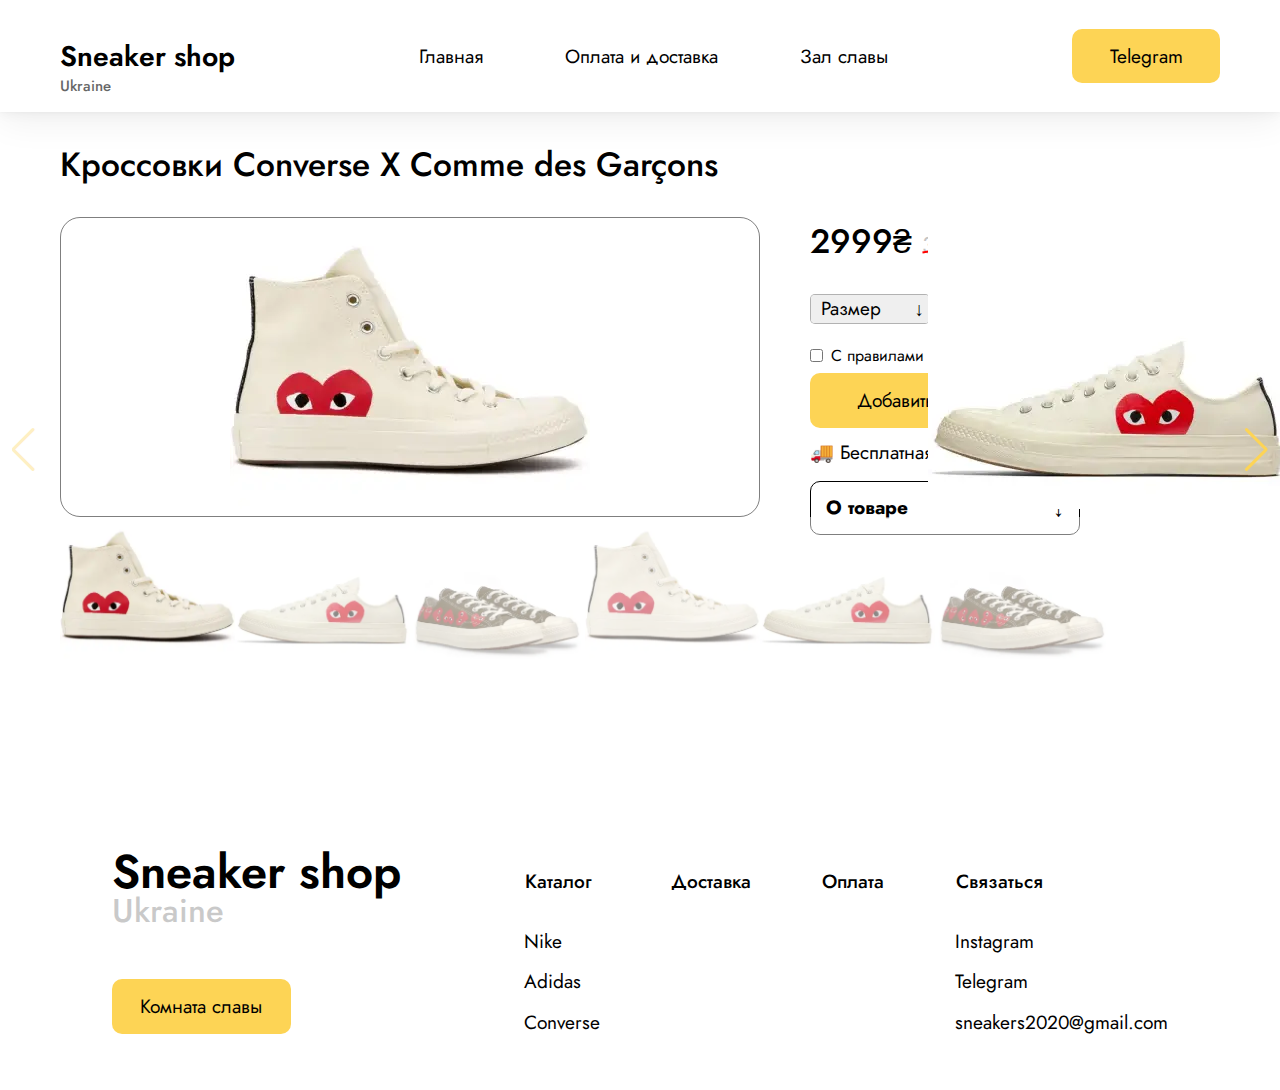
<file: item_card.html>
<!DOCTYPE html><html lang="en">  <head>    <meta charset="UTF-8" />    <meta name="viewport" content="width=device-width, initial-scale=1.0" />    <title>Sneaker shop</title>    <link rel="shortcut icon" href="img/favicon.png" type="image/png" />    <link rel="stylesheet" href="css/style.min.css" />    <link rel="preconnect" href="https://fonts.gstatic.com" />    <link      href="https://fonts.googleapis.com/css2?family=Jost:wght@400;500;600&display=swap"      rel="stylesheet"    />    <link      rel="stylesheet"      href="https://unpkg.com/swiper/swiper-bundle.min.css"    />  </head>  <body>    <nav class="nav_catalog">  <div class="container">    <ul class="header_nav header_nav_logo">      <li class="nav_item"><a href="#">Sneaker shop</a></li>    </ul>    <ul class="header_nav header_nav_menu">      <li class="nav_item"><a href="index.html">Главная</a></li>      <li class="nav_item"><a href="delivery.html">Оплата и доставка</a></li>      <li class="nav_item"><a href="hall.html">Зал славы</a></li>    </ul>    <ul class="header_nav header_nav_telega">      <li class="nav_item"><a href="#">Telegram</a></li>    </ul>    <div class="header_burger"><span></span></div>  </div></nav> <div class="container">    <div class="card">        <h2>Кроссовки Converse X Comme des Garçons</h2>        <div class="card_block">            <div class="card_slider">                <div class="card_slider_main swiper-container">                    <div class="slider_main swiper-wrapper">                        <div class="slider_main_item swiper-zoom-container swiper-slide">                            <picture><source srcset="img/converse_gallery1.webp" type="image/webp"><img src="img/converse_gallery1.jpg" alt="" /></picture>                        </div>                        <div class="slider_main_item swiper-zoom-container swiper-slide">                            <picture><source srcset="img/converse_gallery2.webp" type="image/webp"><img src="img/converse_gallery2.jpg" alt="" /></picture>                        </div>                        <div class="slider_main_item swiper-zoom-container swiper-slide">                            <picture><source srcset="img/converse_gallery3.webp" type="image/webp"><img src="img/converse_gallery3.jpg" alt="" /></picture>                        </div>                        <div class="slider_main_item swiper-zoom-container swiper-slide">                            <picture><source srcset="img/converse_gallery1.webp" type="image/webp"><img src="img/converse_gallery1.jpg" alt="" /></picture>                        </div>                        <div class="slider_main_item swiper-zoom-container swiper-slide">                            <picture><source srcset="img/converse_gallery2.webp" type="image/webp"><img src="img/converse_gallery2.jpg" alt="" /></picture>                        </div>                        <div class="slider_main_item swiper-zoom-container swiper-slide">                            <picture><source srcset="img/converse_gallery3.webp" type="image/webp"><img src="img/converse_gallery3.jpg" alt="" /></picture>                        </div>                    </div>                    <div class="swiper-button-next"></div>                    <div class="swiper-button-prev"></div>                </div>                <div class="card_slider_sub swiper-container">                    <div class="slider_sub swiper-wrapper">                        <div class="slider_main_item_sub swiper-slide">                            <div class="slider_image_sub">                                <picture><source srcset="img/converse_gallery1.webp" type="image/webp"><img src="img/converse_gallery1.jpg" alt="" /></picture>                            </div>                        </div>                        <div class="slider_main_item_sub swiper-slide">                            <div class="slider_image_sub">                                <picture><source srcset="img/converse_gallery2.webp" type="image/webp"><img src="img/converse_gallery2.jpg" alt="" /></picture>                            </div>                        </div>                        <div class="slider_main_item_sub swiper-slide">                            <div class="slider_image_sub">                                <picture><source srcset="img/converse_gallery3.webp" type="image/webp"><img src="img/converse_gallery3.jpg" alt="" /></picture>                            </div>                        </div>                        <div class="slider_main_item_sub swiper-slide">                            <div class="slider_image_sub">                                <picture><source srcset="img/converse_gallery1.webp" type="image/webp"><img src="img/converse_gallery1.jpg" alt="" /></picture>                            </div>                        </div>                        <div class="slider_main_item_sub swiper-slide">                            <div class="slider_image_sub">                                <picture><source srcset="img/converse_gallery2.webp" type="image/webp"><img src="img/converse_gallery2.jpg" alt="" /></picture>                            </div>                        </div>                        <div class="slider_main_item_sub swiper-slide">                            <div class="slider_image_sub">                                <picture><source srcset="img/converse_gallery3.webp" type="image/webp"><img src="img/converse_gallery3.jpg" alt="" /></picture>                            </div>                        </div>                    </div>                </div>            </div>            <div class="card_description">                <h2>2999&#8372; <span>3499&#8372;</span></h2>                <div class="choice">                    <div class="choice_size">                        <select name="select" id="select">                            <option selected disabled>Размер</option>                            <option value="">S</option>                            <option value="">M</option>                            <option value="">L</option>                            <option value="">XL</option>                        </select>                    </div>                    <div class="choice_items">                        <button id='minus'>-</button>                        <input id='singleInfo__price' value='1'>                        <button id='plus'>+</button>                    </div>                </div>                <div class="choice_check">                    <input type="checkbox" name="checkbox" id="checkbox">                    <p>С правилами магазина ознакомлен</p>                </div>                <a href="#" class="description_button">Добавить в корзину</a>                <div class="description_delivery">                    &#128666; Бесплатная доставка                </div>                <div class="acordion_item">                    <div class="acordion_item_trigger">О товаре</div>                    <div class="acordion_item_content">                        История дизайна Converse также включает в себя работу бренда с японским Comme des Garçons, в результате которой на свет появились кожаные и парусиновые кроссовки с фирменным принтом от дизайнера Рей Кавакубо.                     </div>                  </div>            </div>        </div>    </div></div>    <footer>  <div class="container">    <div class="footer_block">      <div class="footer_items ">        <h3>Sneaker shop</h3>        <a href="hall.html" class="footer_button">Комната славы</a>      </div>      <div class="footer_items footer_items_links">        <div class="footer_links">          <a href="index-catalog.html" class="footer_link_major">Каталог</a>          <a href="#" class="footer_link_brend">Nike</a>          <a href="#" class="footer_link_brend">Adidas</a>          <a href="#" class="footer_link_brend footer_link_brend_last">Converse</a>        </div>        <div class="footer_links">          <a href="delivery.html" class="footer_link_major">Доставка</a>        </div>        <div class="footer_links">          <a href="delivery.html" class="footer_link_major">Оплата</a>        </div>        <div class="footer_links">          <a href="#" class="footer_link_major">Связаться</a>          <a href="#" class="footer_link_brend">Instagram</a>          <a href="#" class="footer_link_brend">Telegram</a>          <a href="mailto:sneakers2020@gmail.com" class="footer_link_brend footer_link_brend_last">sneakers2020@gmail.com</a>        </div>      </div>    </div>  </div></footer>        <script src="https://ajax.googleapis.com/ajax/libs/jquery/3.5.1/jquery.min.js"></script>    <script src="https://unpkg.com/swiper/swiper-bundle.min.js"></script>    <script src="js/script.min.js"></script>      </body></html>
</file>
<file: css/style.min.css>
@charset "UTF-8";abbr,address,article,aside,audio,b,blockquote,body,body div,caption,cite,code,dd,del,details,dfn,dl,dt,em,fieldset,figure,footer,form,h1,h2,h3,h4,h5,h6,header,html,i,iframe,img,ins,kbd,label,legend,li,mark,menu,nav,object,ol,p,pre,q,samp,section,small,span,strong,sub,summary,sup,table,tbody,td,tfoot,th,thead,time,tr,ul,var,video{margin:0;padding:0;border:0;font-size:100%;font-weight:400;vertical-align:baseline;background:0 0}article,aside,details,figure,footer,header,nav,section,summary{display:block}html{-webkit-box-sizing:border-box;box-sizing:border-box}*,:after,:before{-webkit-box-sizing:inherit;box-sizing:inherit}embed,img,object{max-width:100%}ul{list-style:none}blockquote,q{quotes:none}blockquote:after,blockquote:before,q:after,q:before{content:'';content:none}a{margin:0;padding:0;font-size:100%;vertical-align:baseline;background:0 0}del{text-decoration:line-through}abbr[title],dfn[title]{border-bottom:1px dotted #000;cursor:help}table{border-collapse:collapse;border-spacing:0}th{font-weight:700;vertical-align:bottom}td{font-weight:400;vertical-align:top}hr{display:block;height:1px;border:0;border-top:1px solid #ccc;margin:1em 0;padding:0}input,select{vertical-align:middle}pre{white-space:pre;white-space:pre-wrap;white-space:pre-line;word-wrap:break-word}input[type=radio]{vertical-align:text-bottom}input[type=checkbox]{vertical-align:bottom}.ie7 input[type=checkbox]{vertical-align:baseline}.ie6 input{vertical-align:text-bottom}input,select,textarea{font:99% sans-serif}table{font-size:inherit;font:100%}small{font-size:85%}strong{font-weight:700}td,td img{vertical-align:top}sub,sup{font-size:75%;line-height:0;position:relative}sup{top:-.5em}sub{bottom:-.25em}code,kbd,pre,samp{font-family:monospace,sans-serif}.clickable,button,input[type=button],input[type=file],input[type=submit],label{cursor:pointer}button,input,select,textarea{margin:0}button,input[type=button]{width:auto;overflow:visible}.ie7 img{-ms-interpolation-mode:bicubic}.clearfix:after,.clearfix:before{content:"\0020";display:block;height:0;overflow:hidden}.clearfix:after{clear:both}.clearfix{zoom:1}.main{margin-top:calc(30px + 46 * ((100vw - 320px)/ 1120))}.block_items,.cards_block,.footer_block,.footer_items:last-child,.hall_creator_block,.header_nav_menu,.inst_block,.main_contacts,.main_hall,.popular_models_header,.story_about,.story_direction,nav .container{display:-webkit-box;display:-ms-flexbox;display:flex;-webkit-box-pack:justify;-ms-flex-pack:justify;justify-content:space-between;-webkit-box-align:center;-ms-flex-align:center;align-items:center}html{overflow-x:visible}body{font-family:Jost,sans-serif;font-size:calc(14px + 6 * ((100vw - 320px)/ 1120));font-weight:400;overflow-x:hidden}a{text-decoration:none;color:#000}h1{font-weight:600;font-size:calc(40px + 80 * ((100vw - 320px)/ 1120))}h2{font-size:calc(25px + 10 * ((100vw - 320px)/ 1120))}.container{max-width:1160px;margin:0 auto}.preloader{display:-webkit-box;display:-ms-flexbox;display:flex;-webkit-box-align:center;-ms-flex-align:center;align-items:center;-webkit-box-pack:center;-ms-flex-pack:center;justify-content:center;background-color:#fff;height:100%;width:100%;position:fixed;z-index:1000}header{background-color:#fff4d8;padding-bottom:calc(60px + 66 * ((100vw - 320px)/ 1120))}nav{padding-top:calc(16px + 23 * ((100vw - 320px)/ 1120))}.header_nav_logo a{font-weight:600;font-size:calc(18px + 12 * ((100vw - 320px)/ 1120));position:relative}.header_nav_logo a::after{content:"Ukraine";position:absolute;bottom:-20px;left:0;font-weight:500;font-size:15px;opacity:.6}.header_nav_menu li{margin-right:80px}.header_nav_menu li:last-child{margin:0}.header_nav_menu a{-webkit-transition:.3s;-o-transition:.3s;transition:.3s;border:1px solid transparent}.header_nav_menu a:hover{border-bottom:1px solid #000}.header_nav_telega a{padding-top:calc(6px + 9 * ((100vw - 320px)/ 1120));padding-bottom:calc(6px + 9 * ((100vw - 320px)/ 1120));padding-left:calc(10px + 32 * ((100vw - 320px)/ 1120));padding-right:calc(10px + 32 * ((100vw - 320px)/ 1120));background:#fdd455;border-radius:10px;-webkit-transition:.3s;-o-transition:.3s;transition:.3s}.header_nav_telega a:hover{opacity:.8}.header_main{position:relative}.header_text{position:relative;z-index:10;padding-top:calc(60px + 100 * ((100vw - 320px)/ 1120))}.header_text p{font-size:calc(14px + 11 * ((100vw - 320px)/ 1120))}.header_text h1{text-shadow:#fff4d8 3px 0 0,#000 5px 0 0}.header_img{max-width:590px;position:absolute;top:0;right:-50px}.header_link{position:relative;z-index:10;margin-top:calc(50px + 60 * ((100vw - 320px)/ 1120))}.header_link a{padding-top:calc(6px + 9 * ((100vw - 320px)/ 1120));padding-bottom:calc(6px + 9 * ((100vw - 320px)/ 1120));padding-left:calc(10px + 32 * ((100vw - 320px)/ 1120));padding-right:calc(10px + 32 * ((100vw - 320px)/ 1120));background:#fdd455;border-radius:10px;font-weight:500;-webkit-transition:.3s;-o-transition:.3s;transition:.3s;margin-right:calc(14px + 50 * ((100vw - 320px)/ 1120))}.header_link a:hover{opacity:.8}.header_link a:last-child{background:0 0;border:1px solid #000;padding-left:calc(7px + 22 * ((100vw - 320px)/ 1120));padding-right:calc(7px + 22 * ((100vw - 320px)/ 1120))}.header_burger{display:none}.new_collection{height:100vh;position:relative}.collection_img{position:absolute;top:0;left:0;width:100%;height:100%;z-index:-1}.collection_text{position:absolute;top:50%;-webkit-transform:translateY(-50%);-ms-transform:translateY(-50%);transform:translateY(-50%)}.collection_text h3{font-weight:500;position:relative;font-size:calc(30px + 50 * ((100vw - 320px)/ 1120));color:#fff;max-width:710px;line-height:calc(30px + 60 * ((100vw - 320px)/ 1120));margin-bottom:calc(20px + 40 * ((100vw - 320px)/ 1120));text-shadow:#000 2px 1px 0,#fff 3px 1px 0}.collection_text h3::after{content:"";position:absolute;top:calc(0px + 15 * ((100vw - 320px)/ 1120));z-index:-1;left:calc(100px + 250 * ((100vw - 320px)/ 1120));border-radius:50%;width:calc(40px + 55.67 * ((100vw - 320px)/ 1120));height:calc(90px + 158.75 * ((100vw - 320px)/ 1120));border:4px solid #688de0;-webkit-transform:rotate(62.74deg);-ms-transform:rotate(62.74deg);transform:rotate(62.74deg)}.collection_text a{padding-top:calc(6px + 9 * ((100vw - 320px)/ 1120));padding-bottom:calc(6px + 9 * ((100vw - 320px)/ 1120));padding-left:calc(10px + 32 * ((100vw - 320px)/ 1120));padding-right:calc(10px + 32 * ((100vw - 320px)/ 1120));background:#fdd455;border-radius:10px;-webkit-transition:.3s;-o-transition:.3s;transition:.3s;font-weight:500}.collection_text a:hover{opacity:.8}.main_title{margin-bottom:calc(30px + 42 * ((100vw - 320px)/ 1120))}.main_title h2{position:relative;font-weight:500}.main_title h2::after{content:"";position:absolute;top:calc(-30px + 10 * ((100vw - 320px)/ 1120));left:calc(40px + 40 * ((100vw - 320px)/ 1120));width:25.3px;height:101.64px;border:1px solid #000;border-radius:50%;-webkit-transform:rotate(-113.62deg);-ms-transform:rotate(-113.62deg);transform:rotate(-113.62deg)}.cards_block{-ms-flex-wrap:wrap;flex-wrap:wrap;-webkit-box-align:stretch;-ms-flex-align:stretch;align-items:stretch;-ms-flex-line-pack:center;align-content:center;width:100%}.cards_block_top{margin-bottom:calc(20px + 26 * ((100vw - 320px)/ 1120))}.block_items{max-width:560px;border:1px solid #000;border-radius:20px;padding-top:calc(20px + 30 * ((100vw - 320px)/ 1120));padding-bottom:calc(20px + 30 * ((100vw - 320px)/ 1120));padding-left:calc(17px + 30 * ((100vw - 320px)/ 1120));padding-right:calc(17px + 30 * ((100vw - 320px)/ 1120))}.items_description{width:40%}.descripyion_coast{font-weight:500;margin-top:calc(8px + 9 * ((100vw - 320px)/ 1120));margin-bottom:calc(14px + 27 * ((100vw - 320px)/ 1120))}.description_link{font-size:calc(12px + 6 * ((100vw - 320px)/ 1120));border-radius:5px;-webkit-transition:.3s;-o-transition:.3s;transition:.3s}.description_link:hover{opacity:.8}.description_link_catalog{padding-top:calc(6px + 3 * ((100vw - 320px)/ 1120));padding-bottom:calc(6px + 3 * ((100vw - 320px)/ 1120));padding-left:calc(16px + 10 * ((100vw - 320px)/ 1120));padding-right:calc(16px + 10 * ((100vw - 320px)/ 1120));border:1px solid #000}.description_link_block{margin-top:calc(18px + 11 * ((100vw - 320px)/ 1120))}.description_link_buy{padding-top:calc(5px + 2 * ((100vw - 320px)/ 1120));padding-bottom:calc(5px + 2 * ((100vw - 320px)/ 1120));padding-left:calc(12px + 8 * ((100vw - 320px)/ 1120));padding-right:calc(12px + 8 * ((100vw - 320px)/ 1120));background-color:#fdd455}.items_img{width:60%}.main_link_catalog::after{content:url(../img/arrow.svg);margin-left:17px}.main_link_catalog a{border:1px solid transparent;font-size:calc(12px + 6 * ((100vw - 320px)/ 1120));-webkit-transition:.3s;-o-transition:.3s;transition:.3s}.main_link_catalog a:hover{border-bottom:1px solid #000}.main_title{display:-webkit-box;display:-ms-flexbox;display:flex;-webkit-box-align:center;-ms-flex-align:center;align-items:center}.main_title p{font-size:calc(12px + 6 * ((100vw - 320px)/ 1120));margin-left:calc(30px + 47 * ((100vw - 320px)/ 1120))}.main_hall{padding-top:calc(40px + 41 * ((100vw - 320px)/ 1120));padding-bottom:calc(40px + 41 * ((100vw - 320px)/ 1120));padding-left:calc(60px + 41 * ((100vw - 320px)/ 1120));padding-right:calc(60px + 41 * ((100vw - 320px)/ 1120));border-radius:20px;border:1px solid #000}.hall_items h3{font-weight:500;font-size:calc(30px + 20 * ((100vw - 320px)/ 1120))}.hall_items p{margin-top:calc(15px + 20 * ((100vw - 320px)/ 1120));margin-bottom:calc(30px + 59 * ((100vw - 320px)/ 1120));font-size:calc(12px + 6 * ((100vw - 320px)/ 1120))}.hall_items a{font-weight:500;color:#fff;background-color:#d97151;border-radius:5px;padding-top:calc(5px + 3 * ((100vw - 320px)/ 1120));padding-bottom:calc(5px + 3 * ((100vw - 320px)/ 1120));padding-left:calc(15px + 16 * ((100vw - 320px)/ 1120));padding-right:calc(15px + 16 * ((100vw - 320px)/ 1120));-webkit-transition:.3s;-o-transition:.3s;transition:.3s}.hall_items a:hover{opacity:.8}.hall_items_text{width:30%}.descripyion_coast_main_sales{position:relative;display:inline-block;margin-bottom:0}.descripyion_coast_main_sales::after{content:"";position:absolute;top:calc(6px + 7 * ((100vw - 320px)/ 1120));left:0;width:100%;height:4px;background-color:red;-webkit-transform:rotate(-5deg);-ms-transform:rotate(-5deg);transform:rotate(-5deg);border-radius:100px}.descripyion_coast_new_prise{margin-top:0}.inst_block{-webkit-box-align:end;-ms-flex-align:end;align-items:flex-end;margin-bottom:calc(10px + 30 * ((100vw - 320px)/ 1120))}.inst_block:last-child{margin:0}.inst_link{text-align:center;margin-bottom:50%;-webkit-transform:translateY(50%);-ms-transform:translateY(50%);transform:translateY(50%)}.inst_link a{font-size:calc(30px + 25 * ((100vw - 320px)/ 1120));border-bottom:1px solid #000}.main_contacts{margin-bottom:calc(50px + 105 * ((100vw - 320px)/ 1120))}.contacts_social h3{font-size:calc(30px + 20 * ((100vw - 320px)/ 1120))}.contacts_social a{font-size:calc(20px + 15 * ((100vw - 320px)/ 1120))}.social_items{margin-bottom:calc(10px + 60 * ((100vw - 320px)/ 1120))}.social_items_inst{margin:0}.contacts_img h2 span{position:relative}.contacts_img h2 span::after{content:url(../img/span_outline.svg);position:absolute;top:-22px;left:-12px}footer{padding-top:calc(50px + 110 * ((100vw - 320px)/ 1120));padding-bottom:calc(20px + 40 * ((100vw - 320px)/ 1120))}footer .container{max-width:1056px}.footer_block{-webkit-box-align:baseline;-ms-flex-align:baseline;align-items:baseline}.footer_items:last-child{-webkit-box-align:stretch;-ms-flex-align:stretch;align-items:stretch}.footer_items h3{margin-bottom:calc(40px + 55 * ((100vw - 320px)/ 1120));font-weight:600;font-size:calc(30px + 20 * ((100vw - 320px)/ 1120));position:relative}.footer_items h3::before{content:"Ukraine";position:absolute;bottom:calc(-17px + -13 * ((100vw - 320px)/ 1120));left:0;font-weight:500;color:rgba(0,0,0,.6);opacity:.35;font-size:calc(20px + 15 * ((100vw - 320px)/ 1120))}.footer_button{border-radius:10px;-webkit-transition:.3s;-o-transition:.3s;transition:.3s;background-color:#fdd455;padding-top:calc(6px + 9 * ((100vw - 320px)/ 1120));padding-bottom:calc(6px + 9 * ((100vw - 320px)/ 1120));padding-left:calc(18px + 12 * ((100vw - 320px)/ 1120));padding-right:calc(18px + 12 * ((100vw - 320px)/ 1120))}.footer_button:hover{opacity:.8}.footer_links{margin-right:calc(7px + 73 * ((100vw - 320px)/ 1120))}.footer_links:last-child{margin:0}.footer_link_major{display:inline-block;font-weight:500;-webkit-transition:.3s;-o-transition:.3s;transition:.3s;border:1px solid transparent;margin-bottom:calc(13px + 22 * ((100vw - 320px)/ 1120))}.footer_link_major:hover{border-bottom:1px solid #000}.footer_link_brend{display:block;word-wrap:break-word;margin-bottom:calc(7px + 8 * ((100vw - 320px)/ 1120))}.footer_link_brend_last{margin:0}.nav_catalog{width:100%;padding-bottom:calc(16px + 23 * ((100vw - 320px)/ 1120));-webkit-box-shadow:0 7px 36px rgba(0,0,0,.07),0 2.6963px 11.4667px rgba(0,0,0,.0425185),0 .57037px 2.93333px rgba(0,0,0,.0274815);box-shadow:0 7px 36px rgba(0,0,0,.07),0 2.6963px 11.4667px rgba(0,0,0,.0425185),0 .57037px 2.93333px rgba(0,0,0,.0274815)}.popular_models_header{margin-bottom:calc(30px + 42 * ((100vw - 320px)/ 1120));margin-top:calc(30px + 42 * ((100vw - 320px)/ 1120))}.popular_models_header .main_title{margin:0}.popular_models_header .main_title h2{font-weight:400}.popular_models_header .main_title h2::after{display:none}.models_filters{display:-webkit-box;display:-ms-flexbox;display:flex}.models_filters a{margin-right:calc(20px + 20 * ((100vw - 320px)/ 1120))}.models_filters a:last-child{margin:0}.popular_models{display:-webkit-box;display:-ms-flexbox;display:flex;-ms-flex-wrap:wrap;flex-wrap:wrap;-webkit-box-pack:justify;-ms-flex-pack:justify;justify-content:space-between;margin-bottom:calc(25px + 25 * ((100vw - 320px)/ 1120))}.models_sneaker{cursor:pointer;max-width:270px;margin-bottom:calc(25px + 25 * ((100vw - 320px)/ 1120))}.filters_block{position:relative}.filters_block:hover .filters_link{visibility:visible}.filters_block:focus .filters_link{visibility:visible}.filters_link{position:absolute;display:-webkit-box;display:-ms-flexbox;display:flex;padding:10px 15px;-webkit-box-shadow:0 0 5px;box-shadow:0 0 5px;border-radius:30px;right:50%;-webkit-transform:translateX(50%);-ms-transform:translateX(50%);transform:translateX(50%);visibility:hidden}.filters_link_colors a{width:30px;height:30px;border-radius:50%;background-color:#000}.filters_link_colors a:first-child{background-color:red}.filters_link_colors a:last-child{background-color:#adff2f}.filters_link_colors a:nth-child(3){background-color:#0ff}.filters_link_colors a:nth-child(4){background-color:#ff1493}.header_catalog_sales{height:50vh;position:relative;background-image:url(../img/nike_paralax.png);background-repeat:no-repeat;background-position:center center;background-size:cover}.header_catalog_sales .collection_text{position:absolute;top:50%;-webkit-transform:translateY(-50%);-ms-transform:translateY(-50%);transform:translateY(-50%)}.header_catalog_sales .collection_text h3{font-weight:500;position:relative;font-size:calc(30px + 50 * ((100vw - 320px)/ 1120));color:#fff;max-width:710px;line-height:calc(30px + 60 * ((100vw - 320px)/ 1120));margin-bottom:calc(20px + 40 * ((100vw - 320px)/ 1120));text-shadow:#000 2px 1px 0,#fff 3px 1px 0}.header_catalog_sales .collection_text h3::after{content:"";position:absolute;top:calc(0px + -80 * ((100vw - 320px)/ 1120));z-index:-1;left:calc(100px + 430 * ((100vw - 320px)/ 1120));border-radius:50%;width:calc(40px + 55.67 * ((100vw - 320px)/ 1120));height:calc(90px + 158.75 * ((100vw - 320px)/ 1120));border:4px solid #da0126;-webkit-transform:rotate(50.02deg);-ms-transform:rotate(50.02deg);transform:rotate(50.02deg)}.header_catalog_sales .collection_text a{padding-top:calc(6px + 9 * ((100vw - 320px)/ 1120));padding-bottom:calc(6px + 9 * ((100vw - 320px)/ 1120));padding-left:calc(10px + 32 * ((100vw - 320px)/ 1120));padding-right:calc(10px + 32 * ((100vw - 320px)/ 1120));background:0 0;border:1px solid #fdd455;color:#fff;border-radius:10px;-webkit-transition:.3s;-o-transition:.3s;transition:.3s;font-weight:500}.header_catalog_sales .collection_text a:hover{opacity:.8}.models_button{display:inline-block;margin-left:50%;-webkit-transform:translateX(-50%);-ms-transform:translateX(-50%);transform:translateX(-50%);text-align:center;cursor:pointer;padding-top:calc(6px + 9 * ((100vw - 320px)/ 1120));padding-bottom:calc(6px + 9 * ((100vw - 320px)/ 1120));padding-left:calc(16px + 44 * ((100vw - 320px)/ 1120));padding-right:calc(16px + 44 * ((100vw - 320px)/ 1120));background-color:#fdd455;border-radius:10px;-webkit-transition:.3s;-o-transition:.3s;transition:.3s}.models_button:hover{opacity:.8}.models_sneaker_sale{position:relative}.models_sneaker_sale::before{content:"-30%";position:absolute;font-weight:500;font-size:12px;top:20px;right:20px;padding:7px 4px;border-radius:50%;background-color:#fdd455}.models_sneaker_price{position:relative}.models_sneaker_price::after{content:"4000грн";position:absolute;text-decoration:line-through;bottom:5px;left:50%;font-weight:500;font-size:12px;color:#c4c4c4;-webkit-transform:translateX(-50%);-ms-transform:translateX(-50%);transform:translateX(-50%)}#myDIV{width:100%}.hidden{display:none}.footer_catalog{-webkit-box-shadow:1.79601px -26.9402px 161px rgba(0,0,0,.04),1.16408px -17.4612px 94.2894px rgba(0,0,0,.0303704),.6918px -10.377px 51.2815px rgba(0,0,0,.0242963),.3592px -5.38804px 26.1625px rgba(0,0,0,.02),.14634px -2.19513px 13.1185px rgba(0,0,0,.0157037),.03326px -.49889px 6.33565px rgba(0,0,0,.00962963);box-shadow:1.79601px -26.9402px 161px rgba(0,0,0,.04),1.16408px -17.4612px 94.2894px rgba(0,0,0,.0303704),.6918px -10.377px 51.2815px rgba(0,0,0,.0242963),.3592px -5.38804px 26.1625px rgba(0,0,0,.02),.14634px -2.19513px 13.1185px rgba(0,0,0,.0157037),.03326px -.49889px 6.33565px rgba(0,0,0,.00962963)}.hall_header{position:relative}.hall_header img{position:absolute;left:50%;-webkit-transform:translateX(-50%);-ms-transform:translateX(-50%);transform:translateX(-50%)}.hall_header_text{position:relative;padding-top:calc(60px + 186 * ((100vw - 320px)/ 1120))}.hall_header_text h2{margin-bottom:calc(20px + 80 * ((100vw - 320px)/ 1120))}.hall_header_text a{background:#fdd455;border-radius:10px;padding-top:calc(6px + 9 * ((100vw - 320px)/ 1120));padding-bottom:calc(6px + 9 * ((100vw - 320px)/ 1120));padding-left:calc(12px + 40 * ((100vw - 320px)/ 1120));padding-right:calc(12px + 40 * ((100vw - 320px)/ 1120))}.hall_header_text a:hover{opacity:.8}.hall_creator{margin-top:80px}.hall_creator h3{font-size:calc(25px + 20 * ((100vw - 320px)/ 1120))}.hall_creator p{font-size:calc(14px + 4 * ((100vw - 320px)/ 1120));margin-bottom:calc(10px + 20 * ((100vw - 320px)/ 1120))}.hall_creator_vans{text-align:right}.hall_creator_block{-webkit-box-align:stretch;-ms-flex-align:stretch;align-items:stretch;-ms-flex-wrap:wrap;flex-wrap:wrap}.creator_about{max-width:487px}.creator_about p:first-child{font-weight:500}.creator_about p:nth-child(3){position:relative;font-weight:500;font-size:calc(16px + 9 * ((100vw - 320px)/ 1120))}.creator_about p:nth-child(3):before{content:"";position:absolute;top:0;left:-20px;width:2px;background-color:#000;height:100%}.hall_creator_block_adolph .creator_about span{color:#fdd455;border-bottom:1px solid #fdd455}.hall_creator_block_adolph .creator_about p:nth-child(3){font-size:calc(14px + 4 * ((100vw - 320px)/ 1120));font-weight:400}.hall_creator_block_adolph .creator_about p:nth-child(3)::before{display:none}.hall_parallax{height:50vh;margin:123px 0;background-image:url(../img/hall_parallax.jpg);background-repeat:no-repeat;background-position:center center;background-size:cover}.story_title{text-align:center;font-weight:500;font-size:calc(30px + 60 * ((100vw - 320px)/ 1120));margin-bottom:calc(30px + 45 * ((100vw - 320px)/ 1120))}.story_text{max-width:600px}.story_text p:first-child{font-size:calc(26px + 9 * ((100vw - 320px)/ 1120))}.story_text p:nth-child(2){margin-top:calc(20px + 20 * ((100vw - 320px)/ 1120));margin-bottom:calc(10px + 10 * ((100vw - 320px)/ 1120))}.story_year_items{position:relative}.story_year_items::before{content:"";z-index:-1;position:absolute;top:-40px;left:40px;width:119.71px;height:277.34px;border-radius:50%;-webkit-transform:rotate(53.67deg);-ms-transform:rotate(53.67deg);transform:rotate(53.67deg);border:4px solid rgba(253,212,85,.5)}.story_year_items p:first-child{font-size:calc(45px + 30 * ((100vw - 320px)/ 1120))}.story_year_items p span{font-size:calc(14px + 4 * ((100vw - 320px)/ 1120))}.story_year_items_vans::before{border-color:rgba(0,0,0,.5)}.story_galerry{display:-webkit-box;display:-ms-flexbox;display:flex;-webkit-box-pack:justify;-ms-flex-pack:justify;justify-content:space-between;margin-top:calc(30px + 100 * ((100vw - 320px)/ 1120));margin-bottom:calc(30px + 100 * ((100vw - 320px)/ 1120))}.story_direction{-ms-flex-wrap:wrap-reverse;flex-wrap:wrap-reverse;padding-top:calc(20px + 50 * ((100vw - 320px)/ 1120));padding-bottom:calc(20px + 50 * ((100vw - 320px)/ 1120));padding-left:calc(30px + 60 * ((100vw - 320px)/ 1120));padding-right:calc(30px + 60 * ((100vw - 320px)/ 1120));border:1px solid #000;border-radius:20px}.direction_text{max-width:470px}.direction_text h3{font-size:calc(30px + 20 * ((100vw - 320px)/ 1120));font-weight:500;line-height:calc(25px + 35 * ((100vw - 320px)/ 1120))}.direction_text p{margin-bottom:calc(50px + 76 * ((100vw - 320px)/ 1120))}.direction_text a{background:#d97151;border-radius:5px;color:#fff;padding-top:calc(5px + 5 * ((100vw - 320px)/ 1120));padding-bottom:calc(5px + 5 * ((100vw - 320px)/ 1120));padding-left:calc(15px + 15 * ((100vw - 320px)/ 1120));padding-right:calc(15px + 15 * ((100vw - 320px)/ 1120))}.delivery_block h3{font-size:calc(24px + 11 * ((100vw - 320px)/ 1120));margin-top:calc(30px + 70 * ((100vw - 320px)/ 1120));margin-bottom:calc(30px + 70 * ((100vw - 320px)/ 1120));position:relative}.delivery_block h3::before{content:'';position:absolute;z-index:-1;left:-30px;width:124.46px;height:48.01px;border-radius:50%;border:3px solid #fdd455;-webkit-transform:rotate(-28.55deg);-ms-transform:rotate(-28.55deg);transform:rotate(-28.55deg)}.delivery_content{display:-webkit-box;display:-ms-flexbox;display:flex;-webkit-box-align:center;-ms-flex-align:center;align-items:center;-webkit-box-pack:justify;-ms-flex-pack:justify;justify-content:space-between}.delivery_content_coast{margin-top:calc(25px + 38 * ((100vw - 320px)/ 1120));margin-bottom:calc(25px + 38 * ((100vw - 320px)/ 1120))}.delivery_title h4{font-size:calc(18px + 7 * ((100vw - 320px)/ 1120))}.delivery_text{max-width:580px}.card{margin-top:calc(15px + 15 * ((100vw - 320px)/ 1120));margin-bottom:calc(15px + 15 * ((100vw - 320px)/ 1120))}.card h2{font-weight:500;margin-bottom:calc(15px + 15 * ((100vw - 320px)/ 1120))}.card_block{display:-webkit-box;display:-ms-flexbox;display:flex;-ms-flex-wrap:wrap;flex-wrap:wrap}.card_slider{width:100%;max-width:700px;text-align:center}.card_slider_main{border:1px solid rgba(0,0,0,.5);border-radius:20px}.slider_main_item_sub{cursor:pointer}.slider_main_item_sub{opacity:.5}.slider_main_item_sub.swiper-slide-thumb-active{opacity:1}.swiper-button-next::after,.swiper-button-prev::after{color:#fdd455}.card_description{margin-left:50px}.card_description h2 span{color:#c4c4c4;font-size:calc(16px + 8 * ((100vw - 320px)/ 1120));position:relative}.card_description h2 span::before{content:"";position:absolute;top:50%;-webkit-transform:rotate(-10deg);-ms-transform:rotate(-10deg);transform:rotate(-10deg);left:0;width:100%;height:2px;background-color:red}.choice_size{position:relative;display:-webkit-box;display:-ms-flexbox;display:flex;width:120px;height:30px;background-color:#fff;overflow:hidden;border-radius:5px;border:1px solid rgba(0,0,0,.3);position:relative}.choice_size select{font-family:Jost,sans-serif;-webkit-appearance:none;-moz-appearance:none;appearance:none;outline:0;-webkit-box-shadow:none;box-shadow:none;border:none;-webkit-box-flex:1;-ms-flex:1;flex:1;padding:0 10px;cursor:pointer}.choice_size select option{background-color:#fdd455;color:#fff}.choice_size select::-ms-expand{display:none}.choice_size::after{content:"\2193";position:absolute;bottom:0;right:5px;cursor:pointer}.choice{display:-webkit-box;display:-ms-flexbox;display:flex}.choice_items{margin-left:20px;max-height:30px}.choice_items button{font-family:Jost,sans-serif;height:100%;background-color:#fdd455;border:none}.choice_items input{font-family:Jost,sans-serif;height:100%;width:40px;text-align:center}.choice_check{margin-top:20px;display:-webkit-box;display:-ms-flexbox;display:flex;-webkit-box-align:center;-ms-flex-align:center;align-items:center;margin-bottom:20px}.choice_check input{cursor:pointer}.choice_check p{margin-left:8px;font-size:16px}.description_button{padding-top:calc(10px + 5 * ((100vw - 320px)/ 1120));padding-bottom:calc(10px + 5 * ((100vw - 320px)/ 1120));padding-left:calc(20px + 32 * ((100vw - 320px)/ 1120));padding-right:calc(20px + 32 * ((100vw - 320px)/ 1120));background-color:#fdd455;border-radius:10px;-webkit-transition:.3s;-o-transition:.3s;transition:.3s}.description_button:hover{opacity:.8}.description_delivery{display:-webkit-box;display:-ms-flexbox;display:flex;margin-top:25px}.acordion_item{margin-top:15px;max-width:270px}.acordion_item_trigger{text-align:center;font-weight:700;display:-webkit-box;display:-ms-flexbox;display:flex;-webkit-box-pack:justify;-ms-flex-pack:justify;justify-content:space-between;-webkit-box-align:center;-ms-flex-align:center;align-items:center;background-color:#fff;padding:10px 15px;border:1px solid #000;border-radius:10px;cursor:pointer;-webkit-transition:all .3s;-o-transition:all .3s;transition:all .3s;position:relative}.acordion_item_trigger::after{content:"\2193";font-size:22px}.acordion_item_trigger_active{-webkit-transition:all .3s;-o-transition:all .3s;transition:all .3s;color:#fff;background-color:#fdd455}.acordion_item_trigger_active::after{-webkit-transition:all .3s;-o-transition:all .3s;transition:all .3s;-webkit-transform:rotate(180deg);-ms-transform:rotate(180deg);transform:rotate(180deg)}.acordion_item_content{padding:10px 15px;background-color:#fff;border:1px solid #000;display:none;border-radius:10px}@media (max-width:1117px){.cards_block{-webkit-box-pack:center;-ms-flex-pack:center;justify-content:center}.block_items{margin-bottom:20px}.block_items:nth-child(2){margin:0}.cards_block_top{margin-bottom:20px}.main_link_catalog::after{display:none}}@media (max-width:1110px){.story_direction{-webkit-box-pack:center;-ms-flex-pack:center;justify-content:center}}@media (max-width:1040px){.hall_creator{text-align:center;margin-top:calc(50px + 150 * ((100vw - 320px)/ 1120))}.hall_creator_block{-webkit-box-pack:center;-ms-flex-pack:center;justify-content:center}.hall_creator_vans{text-align:center}.hall_parallax{display:none}}@media (max-width:1016px){.card h2{text-align:center}.card_block{-webkit-box-pack:center;-ms-flex-pack:center;justify-content:center}}@media (max-width:769px){.story_about{-ms-flex-wrap:wrap-reverse;flex-wrap:wrap-reverse;-webkit-box-pack:center;-ms-flex-pack:center;justify-content:center}.story_about_vans{-ms-flex-wrap:wrap;flex-wrap:wrap}.story_year_items::before{display:none}}@media (max-width:767px){.container{padding:0 10px}.header_img{display:none}.header_burger{z-index:13;display:block;position:fixed;right:50%;-webkit-transform:translateX(50%);-ms-transform:translateX(50%);transform:translateX(50%);top:10px;width:40px;height:40px;background-color:#fdd455;border-radius:50%;opacity:.9}.header_burger::after,.header_burger::before{content:"";-webkit-transition:.3s;-o-transition:.3s;transition:.3s;background-color:#fff;position:absolute;width:30px;height:2px;left:50%;-webkit-transform:translate(-50%);-ms-transform:translate(-50%);transform:translate(-50%)}.header_burger::before{top:10px}.header_burger::after{bottom:10px}.header_burger span{-webkit-transition:.3s;-o-transition:.3s;transition:.3s;position:absolute;background-color:#fff;width:30px;height:2px;top:19px;left:50%;-webkit-transform:translate(-50%);-ms-transform:translate(-50%);transform:translate(-50%)}.header_burger.active::before{-webkit-transform:rotate(90deg);-ms-transform:rotate(90deg);transform:rotate(90deg);left:5px;top:18px}.header_burger.active::after{-webkit-transform:rotate(50deg);-ms-transform:rotate(50deg);transform:rotate(50deg);width:20px;left:3px;top:25px}.header_burger.active span{-webkit-transform:rotate(-50deg);-ms-transform:rotate(-50deg);transform:rotate(-50deg);width:20px;top:25px;left:16px}.header_nav_menu{position:fixed;padding-top:15px;overflow:auto;border-top-left-radius:300px;border-top-right-radius:300px;display:block;-webkit-transition:.5s;-o-transition:.5s;transition:.5s;text-align:center;bottom:-100%;left:0;background-color:#fdd455;opacity:.9;z-index:12;width:62%;height:20%;width:100%;-webkit-box-align:start;-ms-flex-align:start;align-items:flex-start}.header_nav_menu li{margin:0;padding:0;margin-bottom:10px}.header_nav_menu li:last-child{margin:0}.header_nav_menu a{font-weight:500;margin:0;font-size:24px;color:#fff}.header_nav_menu.active{bottom:0}.new_collection{height:50vh}.hall_items_img{display:none}.hall_items_text{width:100%}.contacts_img{margin-left:15px}.contacts_img h2 span{position:relative}.contacts_img h2 span::after{display:none}.footer_block{display:block}.footer_items_links{margin-top:20px}.popular_models_header{display:block}.popular_models .models_sneaker{max-width:170px}.header_catalog_sales{height:35vh;position:relative;width:100%;background:0 0}.header_catalog_sales .collection_text{position:absolute;top:50%;-webkit-transform:translateY(-50%);-ms-transform:translateY(-50%);transform:translateY(-50%)}.header_catalog_sales .collection_text h3{font-weight:500;position:relative;font-size:calc(30px + 50 * ((100vw - 320px)/ 1120));color:#fff;max-width:710px;line-height:calc(30px + 60 * ((100vw - 320px)/ 1120));margin-bottom:calc(20px + 40 * ((100vw - 320px)/ 1120));text-shadow:#000 2px 1px 0,#fff 3px 1px 0}.header_catalog_sales .collection_text h3::after{display:none}.header_catalog_sales .collection_text a{padding-top:calc(6px + 9 * ((100vw - 320px)/ 1120));padding-bottom:calc(6px + 9 * ((100vw - 320px)/ 1120));padding-left:calc(10px + 32 * ((100vw - 320px)/ 1120));padding-right:calc(10px + 32 * ((100vw - 320px)/ 1120));background:#fdd455;border-radius:10px;-webkit-transition:.3s;-o-transition:.3s;transition:.3s;font-weight:500}.header_catalog_sales .collection_text a:hover{opacity:.8}.models_sneaker_price{position:relative}.models_sneaker_price::after{bottom:0}.hall_header_text h2{max-width:200px}}@media (max-width:754px){.delivery_content{-ms-flex-wrap:wrap;flex-wrap:wrap}}@media (max-width:374px){.header_nav_menu{height:25%}}@media (max-width:360px){.popular_models{-webkit-box-pack:center;-ms-flex-pack:center;justify-content:center}}@media (max-height:415px){.header_nav_menu{height:50%}}.webp .header_catalog_sales{background-image:url(../img/nike_paralax.webp)}.webp .hall_parallax{background-image:url(../img/hall_parallax.webp)}
</file>
